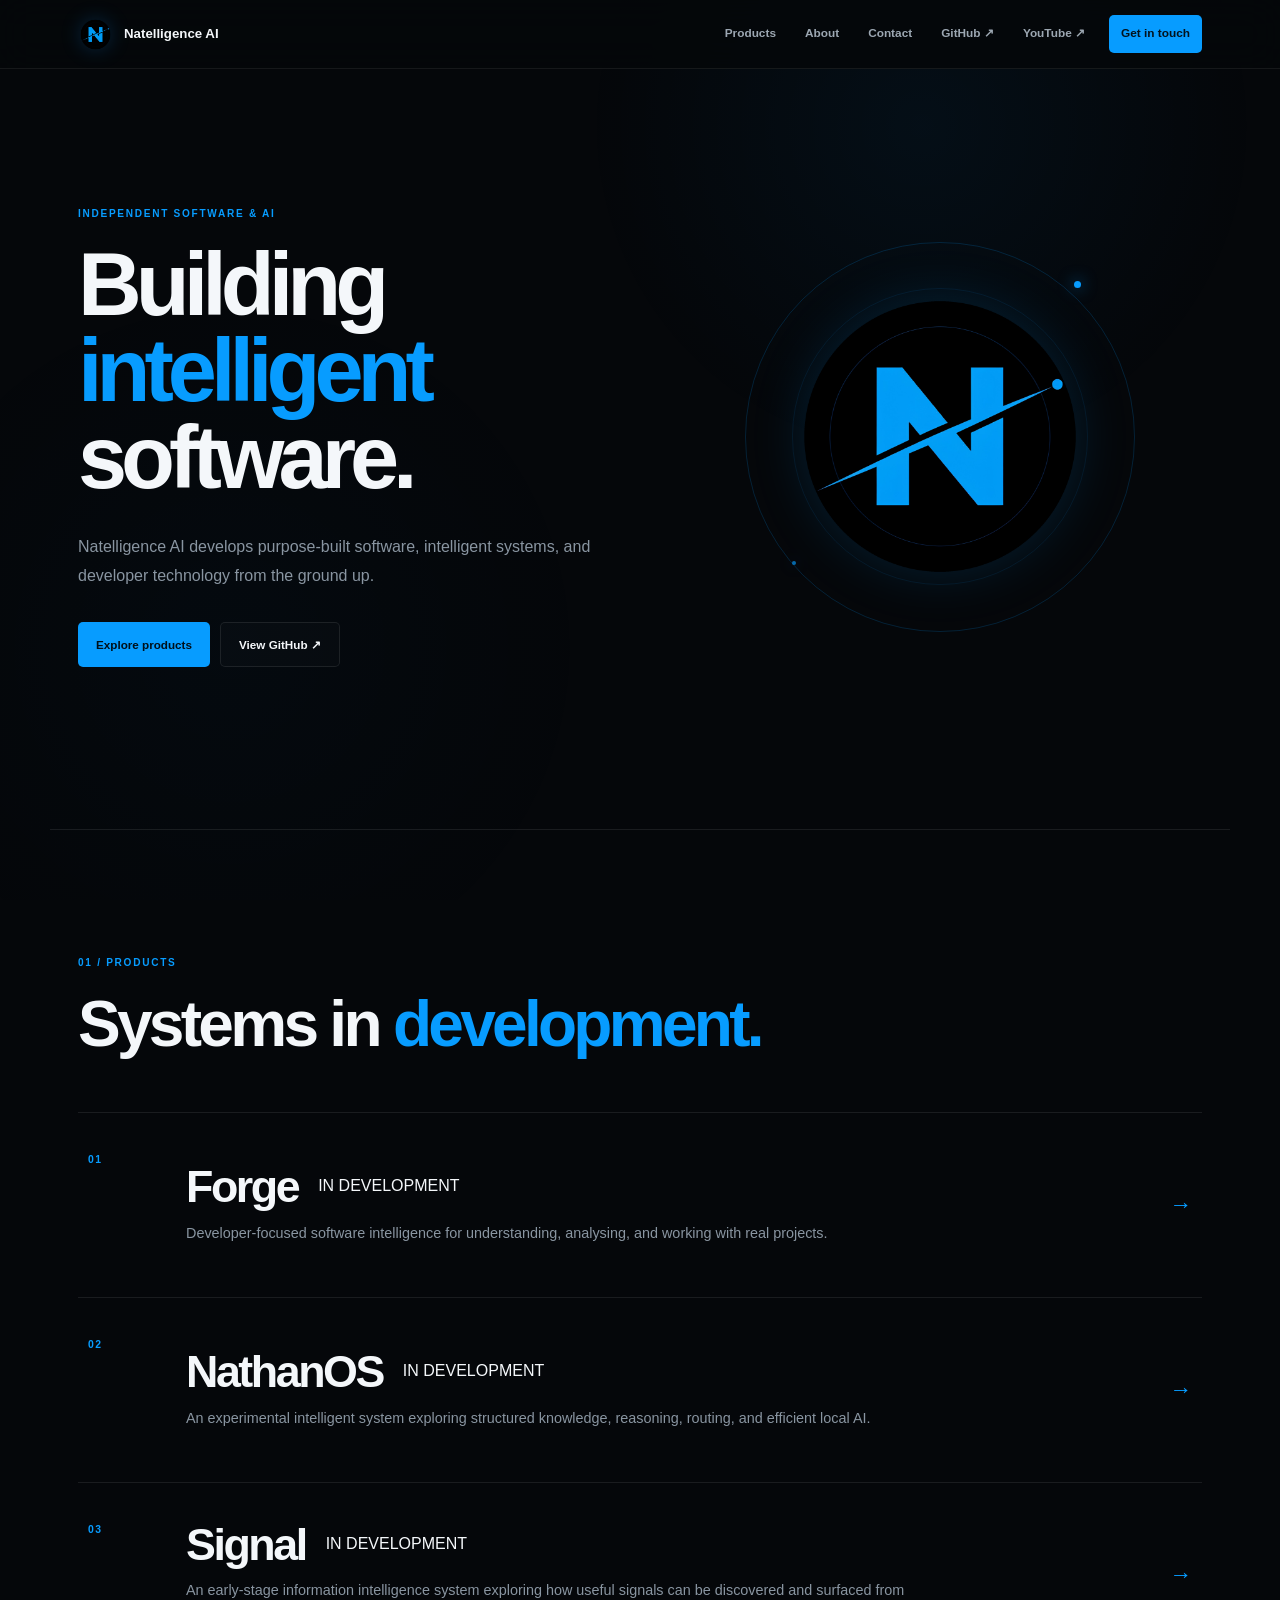
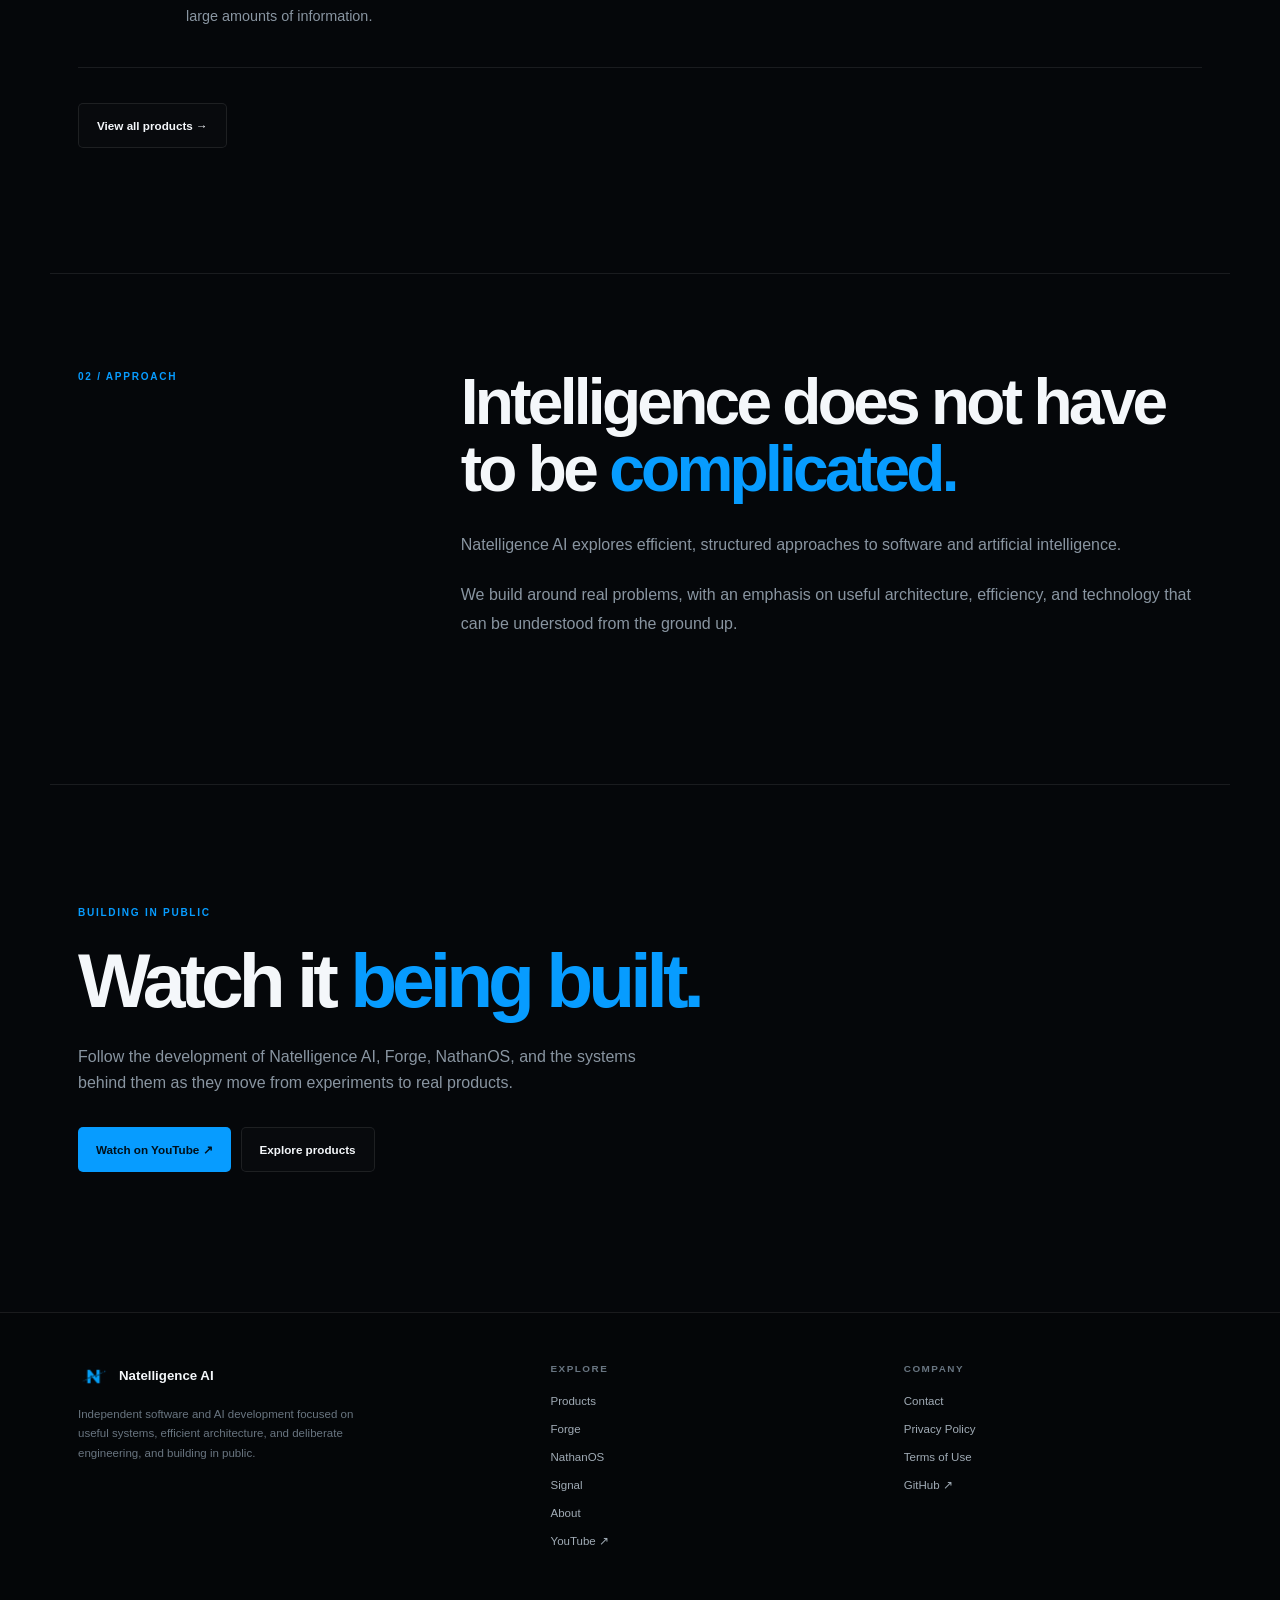
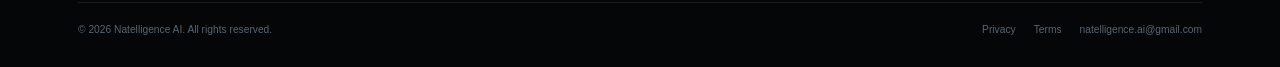
<file: index.html>
<!doctype html>
<html lang="en-NZ">
<head>
<meta charset="utf-8">
<meta name="viewport" content="width=device-width, initial-scale=1">
<meta name="description" content="Natelligence AI builds independent software and AI systems.">
<meta name="theme-color" content="#05070a">
<title>Home | Natelligence AI</title>
<link rel="stylesheet" href="style.css">
<link rel="icon" href="favicon.ico" sizes="any">
<link rel="icon" type="image/png" sizes="64x64" href="assets/favicon.png">
</head>

<body>

<header class="site-header">
<div class="header-inner">

<a class="brand" href="index.html">
<img class="brand-mark" src="assets/logo.png" alt="">
<span>Natelligence AI</span>
</a>

<nav class="nav" aria-label="Primary navigation">
<a href="products.html">Products</a>
<a href="about.html">About</a>
<a href="contact.html">Contact</a>
<a href="https://github.com/Natelligence-AI" target="_blank" rel="noopener">GitHub ↗</a>
<a href="https://www.youtube.com/@TheeNathanos" target="_blank" rel="noopener">YouTube ↗</a>
<a class="nav-cta" href="contact.html">Get in touch</a>
</nav>

</div>
</header>


<main>

<section class="hero container">

<div>

<div class="eyebrow">Independent software &amp; AI</div>

<h1>Building <span>intelligent</span> software.</h1>

<p class="lead">
Natelligence AI develops purpose-built software, intelligent systems, and developer technology from the ground up.
</p>

<div class="actions">

<a class="btn primary" href="products.html">
Explore products
</a>

<a class="btn secondary" href="https://github.com/Natelligence-AI" target="_blank" rel="noopener">
View GitHub ↗
</a>

</div>

</div>


<div class="visual" aria-hidden="true">

<div class="logo-wrap">

<div class="logo-glow"></div>

<div class="ring one"></div>
<div class="ring two"></div>
<div class="ring three"></div>

<div class="orbit one"></div>
<div class="orbit two"></div>

<img class="logo" src="assets/logo.png" alt="">

</div>

</div>

</section>


<div class="rule"></div>


<section class="section container">

<div class="section-head">

<div class="eyebrow">01 / Products</div>

<h2>
Systems in <span class="accent">development.</span>
</h2>

</div>


<div class="home-products">


<a class="home-product" href="forge.html">

<div class="home-product-number">
01
</div>

<div class="home-product-main">

<div class="home-product-top">

<h3>Forge</h3>

<span class="status">
IN DEVELOPMENT
</span>

</div>

<p>
Developer-focused software intelligence for understanding, analysing, and working with real projects.
</p>

</div>

<div class="home-product-arrow">
→
</div>

</a>


<a class="home-product" href="nathanos.html">

<div class="home-product-number">
02
</div>

<div class="home-product-main">

<div class="home-product-top">

<h3>NathanOS</h3>

<span class="status">
IN DEVELOPMENT
</span>

</div>

<p>
An experimental intelligent system exploring structured knowledge, reasoning, routing, and efficient local AI.
</p>

</div>

<div class="home-product-arrow">
→
</div>

</a>


<a class="home-product" href="signal.html">

<div class="home-product-number">
03
</div>

<div class="home-product-main">

<div class="home-product-top">

<h3>Signal</h3>

<span class="status">
IN DEVELOPMENT
</span>

</div>

<p>
An early-stage information intelligence system exploring how useful signals can be discovered and surfaced from large amounts of information.
</p>

</div>

<div class="home-product-arrow">
→
</div>

</a>


</div>


<div class="product-overview-link">

<a class="btn secondary" href="products.html">
View all products →
</a>

</div>

</section>


<section class="section split container">

<div>

<div class="eyebrow">
02 / Approach
</div>

</div>


<div class="prose">

<h2>
Intelligence does not have to be <span class="accent">complicated.</span>
</h2>

<p>
Natelligence AI explores efficient, structured approaches to software and artificial intelligence.
</p>

<p>
We build around real problems, with an emphasis on useful architecture, efficiency, and technology that can be understood from the ground up.
</p>

</div>

</section>


<section class="build">
    <div class="eyebrow">Building in public</div>
    <h2>Watch it <span class="accent">being built.</span></h2>
    <p>
        Follow the development of Natelligence AI, Forge, NathanOS, and the
        systems behind them as they move from experiments to real products.
    </p>
    <div class="actions">
        <a class="btn primary" href="https://www.youtube.com/@TheeNathanos" target="_blank" rel="noopener">
            Watch on YouTube ↗
        </a>
        <a class="btn secondary" href="products.html">
            Explore products
        </a>
    </div>
</section>

</main>


<footer class="site-footer">

<div class="footer-inner">

<div class="footer-main">

<div>

<div class="footer-brand">
<img class="footer-logo" src="assets/logo.png" alt="">
<span>Natelligence AI</span>
</div>

<p class="footer-desc">
Independent software and AI development focused on useful systems, efficient architecture, and deliberate engineering, and building in public.
</p>

</div>


<div class="footer-col">

<h4>EXPLORE</h4>

<a href="products.html">Products</a>
<a href="forge.html">Forge</a>
<a href="nathanos.html">NathanOS</a>
<a href="signal.html">Signal</a>
<a href="about.html">About</a>
<a href="https://www.youtube.com/@TheeNathanos" target="_blank" rel="noopener">YouTube ↗</a>

</div>


<div class="footer-col">

<h4>COMPANY</h4>

<a href="contact.html">Contact</a>
<a href="privacy.html">Privacy Policy</a>
<a href="terms.html">Terms of Use</a>
<a href="https://github.com/Natelligence-AI" target="_blank" rel="noopener">GitHub ↗</a>

</div>

</div>


<div class="footer-bottom">

<span>
© 2026 Natelligence AI. All rights reserved.
</span>

<div class="legal-links">

<a href="privacy.html">Privacy</a>
<a href="terms.html">Terms</a>
<a href="contact.html">natelligence.ai@gmail.com</a>

</div>

</div>

</div>

</footer>

</body>
</html>
</file>
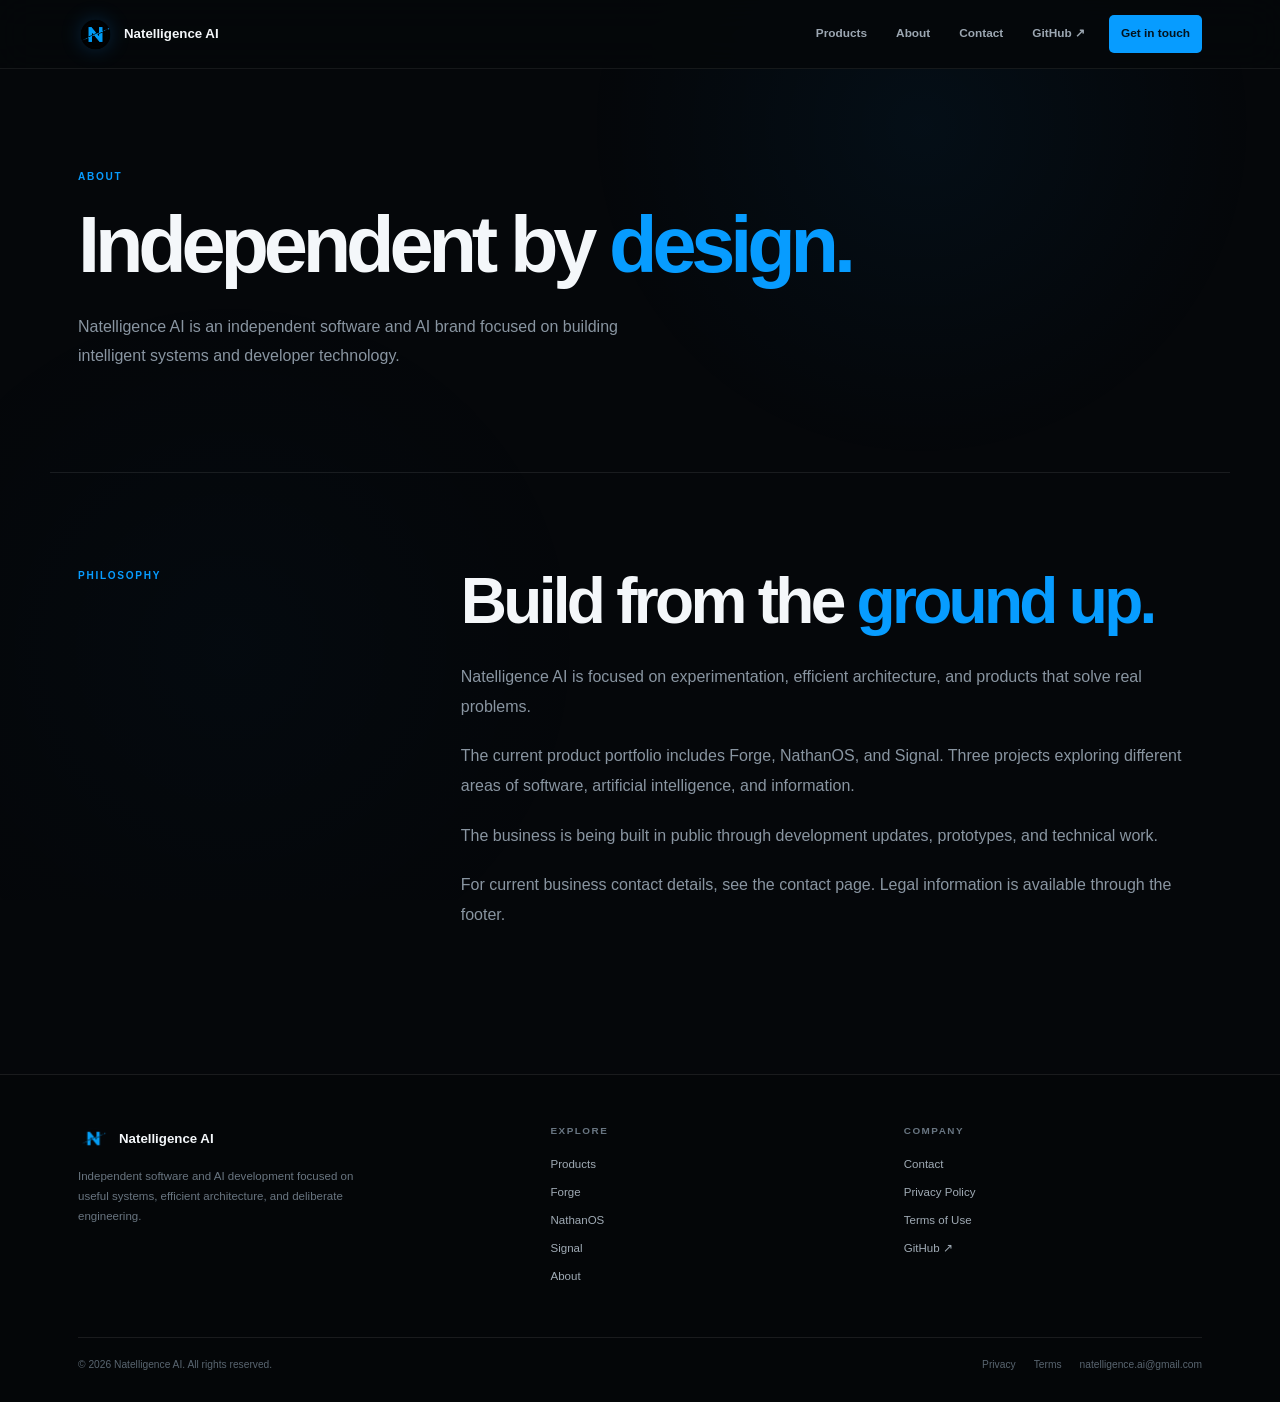
<file: about.html>
<!doctype html>
<html lang="en-NZ">
<head>
<meta charset="utf-8">
<meta name="viewport" content="width=device-width, initial-scale=1">
<meta name="description" content="About Natelligence AI, an independent software and AI development brand.">
<meta name="theme-color" content="#05070a">
<title>About | Natelligence AI</title>
<link rel="stylesheet" href="style.css">
<link rel="icon" href="favicon.ico" sizes="any">
<link rel="icon" type="image/png" sizes="64x64" href="assets/favicon.png">
</head>

<body>

<header class="site-header">
<div class="header-inner">

<a class="brand" href="index.html">
<img class="brand-mark" src="assets/logo.png" alt="">
<span>Natelligence AI</span>
</a>

<nav class="nav" aria-label="Primary navigation">
<a href="products.html">Products</a>
<a href="about.html">About</a>
<a href="contact.html">Contact</a>
<a href="https://github.com/Natelligence-AI" target="_blank" rel="noopener">GitHub ↗</a>
<a class="nav-cta" href="contact.html">Get in touch</a>
</nav>

</div>
</header>


<main>

<section class="page-hero container">

<div class="eyebrow">
About
</div>

<h1>
Independent by <span class="accent">design.</span>
</h1>

<p class="lead">
Natelligence AI is an independent software and AI brand focused on building intelligent systems and developer technology.
</p>

</section>


<section class="section split container">

<div>

<div class="eyebrow">
Philosophy
</div>

</div>


<div class="prose">

<h2>
Build from the <span class="accent">ground up.</span>
</h2>

<p>
Natelligence AI is focused on experimentation, efficient architecture, and products that solve real problems.
</p>

<p>
The current product portfolio includes Forge, NathanOS, and Signal. Three projects exploring different areas of software, artificial intelligence, and information.
</p>

<p>
The business is being built in public through development updates, prototypes, and technical work.
</p>

<p>
For current business contact details, see the contact page. Legal information is available through the footer.
</p>

</div>

</section>

</main>


<footer class="site-footer">

<div class="footer-inner">

<div class="footer-main">

<div>

<div class="footer-brand">
<img class="footer-logo" src="assets/logo.png" alt="">
<span>Natelligence AI</span>
</div>

<p class="footer-desc">
Independent software and AI development focused on useful systems, efficient architecture, and deliberate engineering.
</p>

</div>


<div class="footer-col">

<h4>EXPLORE</h4>

<a href="products.html">Products</a>
<a href="forge.html">Forge</a>
<a href="nathanos.html">NathanOS</a>
<a href="signal.html">Signal</a>
<a href="about.html">About</a>

</div>


<div class="footer-col">

<h4>COMPANY</h4>

<a href="contact.html">Contact</a>
<a href="privacy.html">Privacy Policy</a>
<a href="terms.html">Terms of Use</a>
<a href="https://github.com/Natelligence-AI" target="_blank" rel="noopener">GitHub ↗</a>

</div>

</div>


<div class="footer-bottom">

<span>
© 2026 Natelligence AI. All rights reserved.
</span>

<div class="legal-links">

<a href="privacy.html">Privacy</a>
<a href="terms.html">Terms</a>
<a href="contact.html">natelligence.ai@gmail.com</a>

</div>

</div>

</div>

</footer>

</body>
</html>
</file>
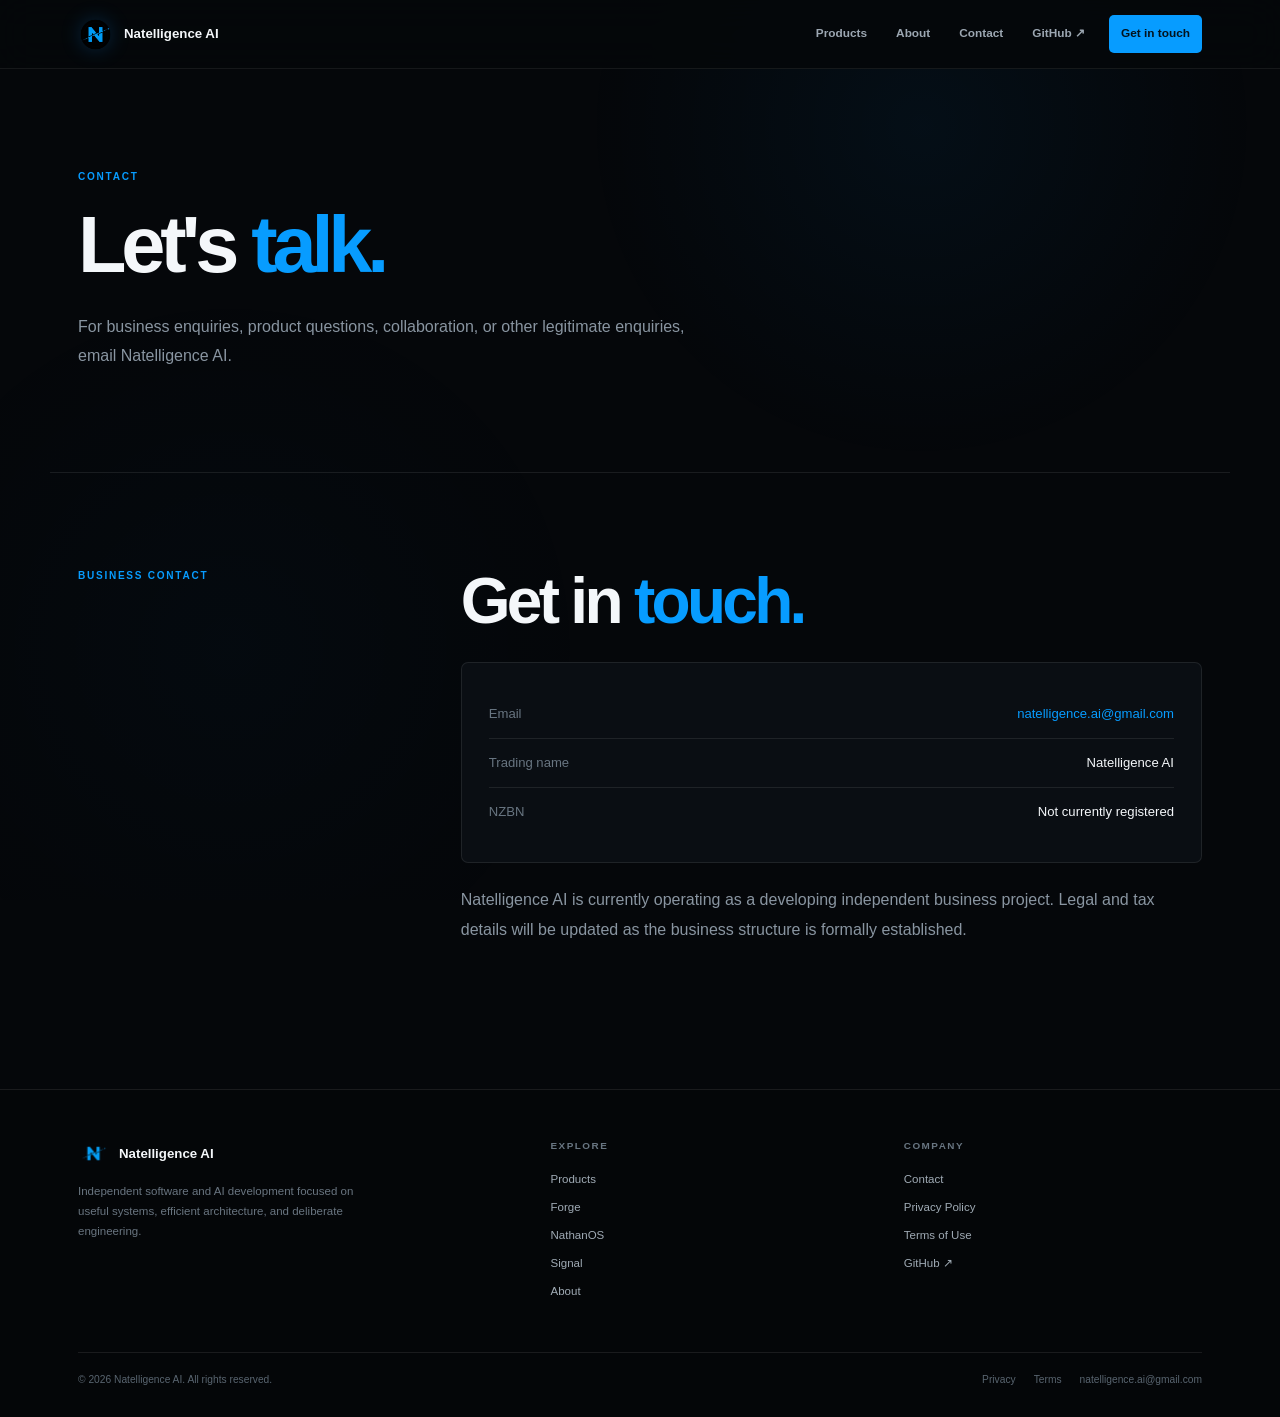
<file: contact.html>
<!doctype html>
<html lang="en-NZ">
<head>
<meta charset="utf-8">
<meta name="viewport" content="width=device-width, initial-scale=1">
<meta name="description" content="Contact Natelligence AI for business enquiries, product questions, collaboration, or other legitimate enquiries.">
<meta name="theme-color" content="#05070a">
<title>Contact | Natelligence AI</title>
<link rel="stylesheet" href="style.css">
<link rel="icon" href="favicon.ico" sizes="any">
<link rel="icon" type="image/png" sizes="64x64" href="assets/favicon.png">
</head>

<body>

<header class="site-header">
<div class="header-inner">

<a class="brand" href="index.html">
<img class="brand-mark" src="assets/logo.png" alt="">
<span>Natelligence AI</span>
</a>

<nav class="nav" aria-label="Primary navigation">
<a href="products.html">Products</a>
<a href="about.html">About</a>
<a href="contact.html">Contact</a>
<a href="https://github.com/Natelligence-AI" target="_blank" rel="noopener">GitHub ↗</a>
<a class="nav-cta" href="contact.html">Get in touch</a>
</nav>

</div>
</header>


<main>

<section class="page-hero container">

<div class="eyebrow">
Contact
</div>

<h1>
Let's <span class="accent">talk.</span>
</h1>

<p class="lead">
For business enquiries, product questions, collaboration, or other legitimate enquiries, email Natelligence AI.
</p>

</section>


<section class="section split container">

<div>

<div class="eyebrow">
Business contact
</div>

</div>


<div class="prose">

<h2>
Get in <span class="accent">touch.</span>
</h2>


<div class="contact-box">

<div class="contact-row">
<span>Email</span>
<span>
<a class="accent" href="mailto:natelligence.ai@gmail.com">
natelligence.ai@gmail.com
</a>
</span>
</div>


<div class="contact-row">
<span>Trading name</span>
<span>Natelligence AI</span>
</div>


<div class="contact-row">
<span>NZBN</span>
<span>Not currently registered</span>
</div>

</div>


<p style="margin-top:22px">
Natelligence AI is currently operating as a developing independent business project. Legal and tax details will be updated as the business structure is formally established.
</p>

</div>

</section>

</main>


<footer class="site-footer">

<div class="footer-inner">

<div class="footer-main">

<div>

<div class="footer-brand">
<img class="footer-logo" src="assets/logo.png" alt="">
<span>Natelligence AI</span>
</div>

<p class="footer-desc">
Independent software and AI development focused on useful systems, efficient architecture, and deliberate engineering.
</p>

</div>


<div class="footer-col">

<h4>EXPLORE</h4>

<a href="products.html">Products</a>
<a href="forge.html">Forge</a>
<a href="nathanos.html">NathanOS</a>
<a href="signal.html">Signal</a>
<a href="about.html">About</a>

</div>


<div class="footer-col">

<h4>COMPANY</h4>

<a href="contact.html">Contact</a>
<a href="privacy.html">Privacy Policy</a>
<a href="terms.html">Terms of Use</a>
<a href="https://github.com/Natelligence-AI" target="_blank" rel="noopener">GitHub ↗</a>

</div>

</div>


<div class="footer-bottom">

<span>
© 2026 Natelligence AI. All rights reserved.
</span>

<div class="legal-links">

<a href="privacy.html">Privacy</a>
<a href="terms.html">Terms</a>
<a href="contact.html">natelligence.ai@gmail.com</a>

</div>

</div>

</div>

</footer>

</body>
</html>
</file>
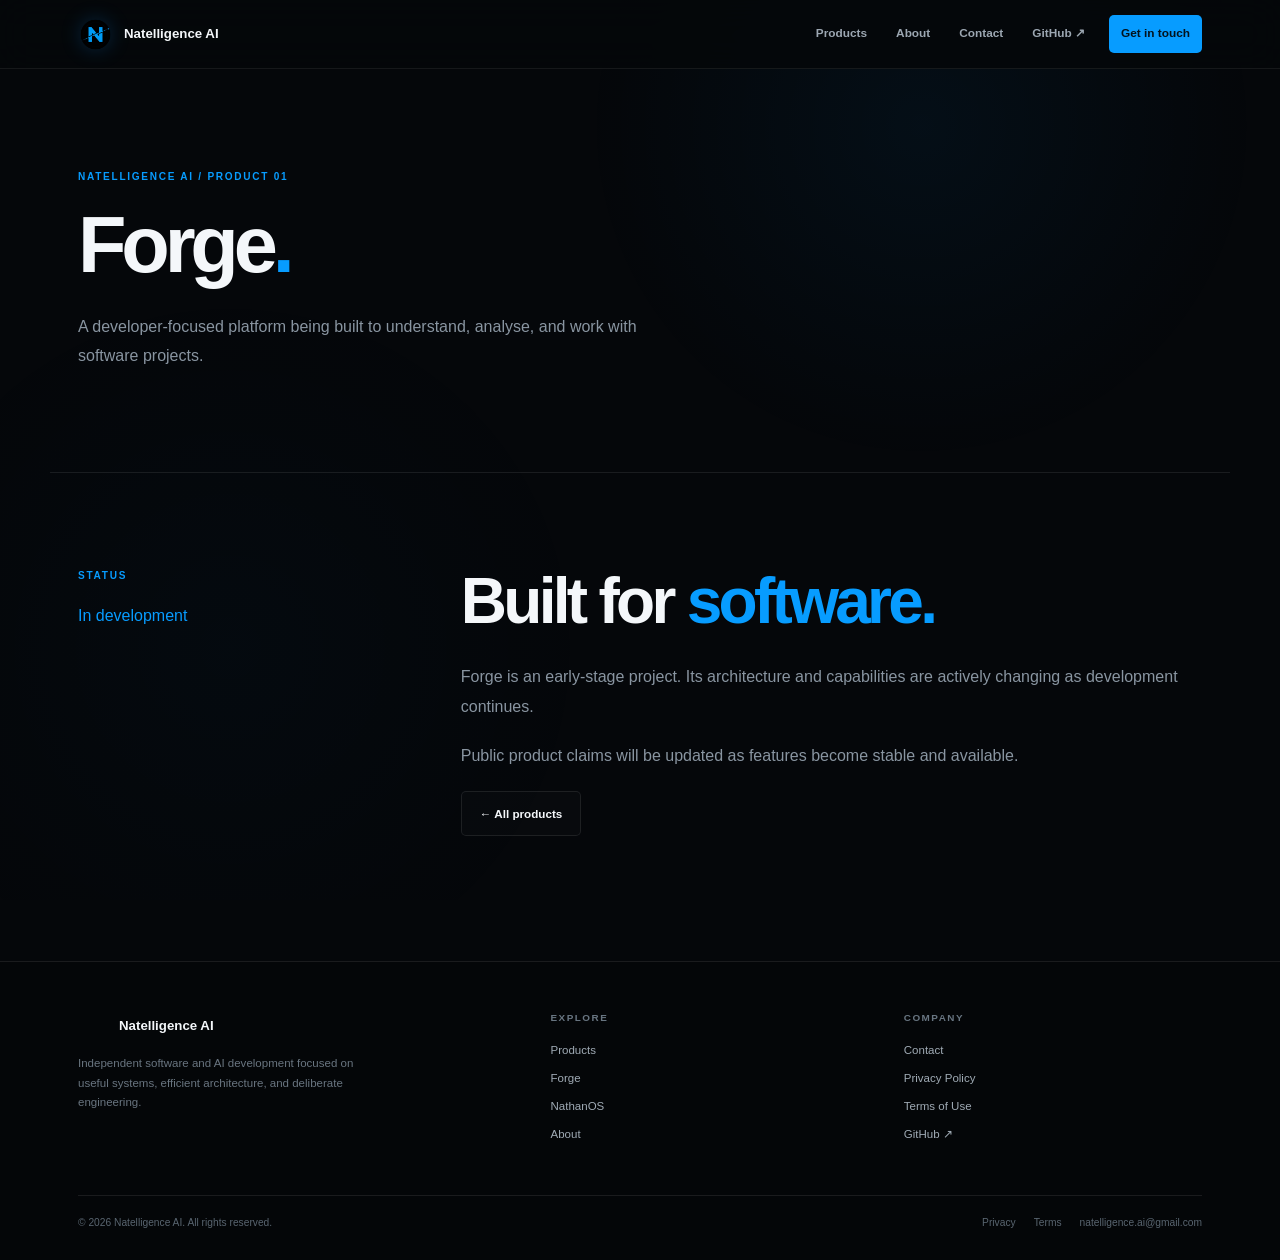
<file: forge.html>
<!doctype html><html lang="en-NZ"><head><meta charset="utf-8"><meta name="viewport" content="width=device-width, initial-scale=1"><meta name="description" content="Natelligence AI builds independent software and AI systems."><meta name="theme-color" content="#05070a"><title>Forge | Natelligence AI</title><link rel="stylesheet" href="style.css">    <link rel="icon" href="favicon.ico" sizes="any">
    <link rel="icon" type="image/png" sizes="64x64" href="assets/favicon.png">
</head><body>
<header class="site-header"><div class="header-inner"><a class="brand" href="index.html"><img class="brand-mark" src="assets/logo.png" alt=""><span>Natelligence AI</span></a><nav class="nav" aria-label="Primary navigation"><a href="products.html">Products</a><a href="about.html">About</a><a href="contact.html">Contact</a><a href="https://github.com/Natelligence-AI" target="_blank" rel="noopener">GitHub ↗</a><a class="nav-cta" href="contact.html">Get in touch</a></nav></div></header>
<main><section class="page-hero container"><div class="eyebrow">Natelligence AI / Product 01</div><h1>Forge<span class="accent">.</span></h1><p class="lead">A developer-focused platform being built to understand, analyse, and work with software projects.</p></section><section class="section split container"><div><div class="eyebrow">Status</div><p class="accent">In development</p></div><div class="prose"><h2>Built for <span class="accent">software.</span></h2><p>Forge is an early-stage project. Its architecture and capabilities are actively changing as development continues.</p><p>Public product claims will be updated as features become stable and available.</p><a class="btn secondary" href="products.html">← All products</a></div></section></main>
<footer class="site-footer"><div class="footer-inner"><div class="footer-main"><div><div class="footer-brand"><img class="footer-logo" src="assets/logo.png" alt=""><span>Natelligence AI</span></div><p class="footer-desc">Independent software and AI development focused on useful systems, efficient architecture, and deliberate engineering.</p></div><div class="footer-col"><h4>EXPLORE</h4><a href="products.html">Products</a><a href="forge.html">Forge</a><a href="nathanos.html">NathanOS</a><a href="about.html">About</a></div><div class="footer-col"><h4>COMPANY</h4><a href="contact.html">Contact</a><a href="privacy.html">Privacy Policy</a><a href="terms.html">Terms of Use</a><a href="https://github.com/Natelligence-AI" target="_blank" rel="noopener">GitHub ↗</a></div></div><div class="footer-bottom"><span>© 2026 Natelligence AI. All rights reserved.</span><div class="legal-links"><a href="privacy.html">Privacy</a><a href="terms.html">Terms</a><a href="contact.html">natelligence.ai@gmail.com</a></div></div></div></footer></body></html>
</file>
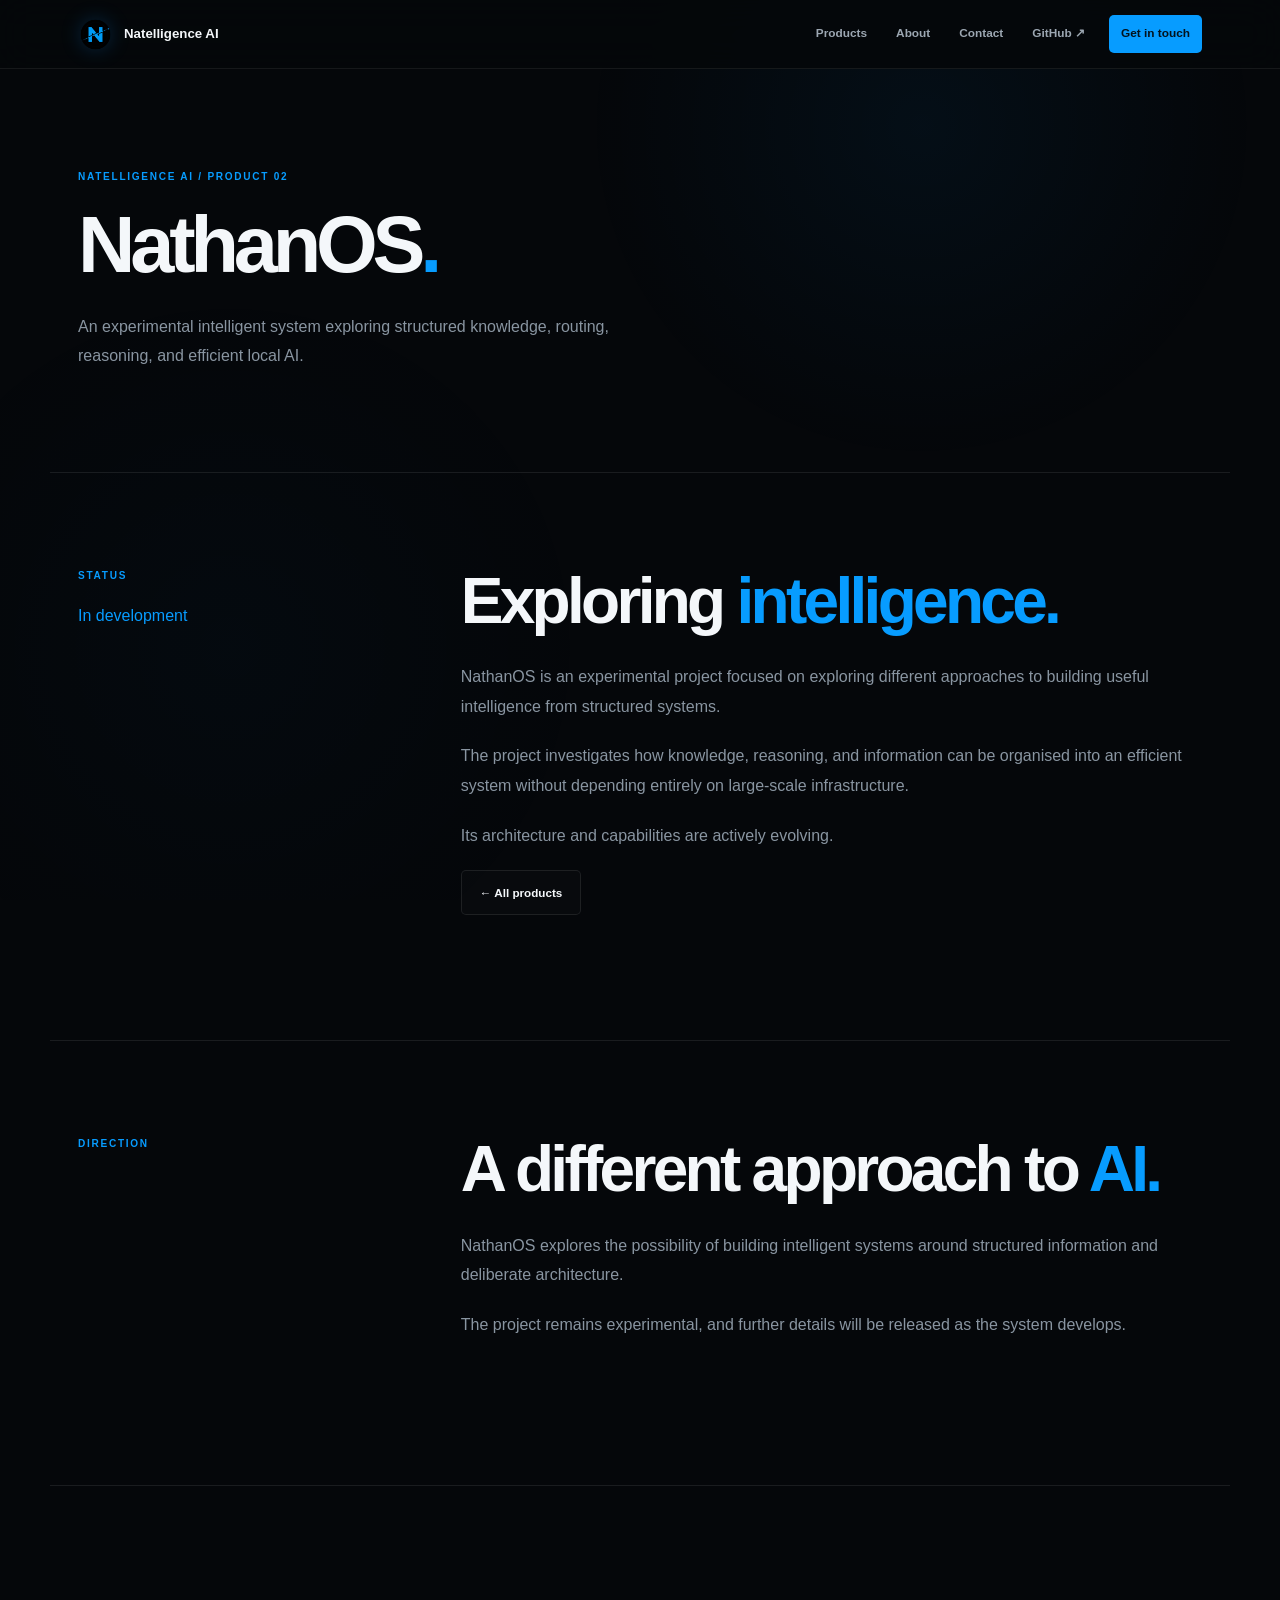
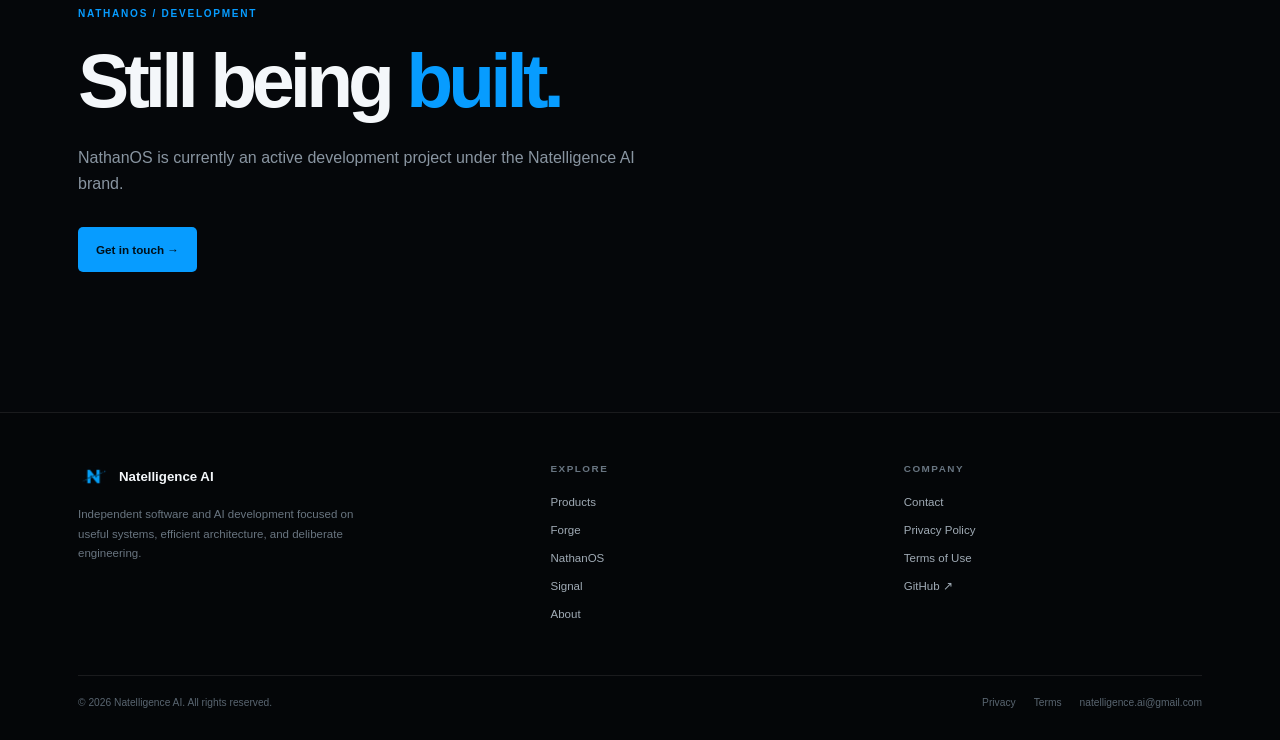
<file: nathanos.html>
<!doctype html>
<html lang="en-NZ">
<head>
<meta charset="utf-8">
<meta name="viewport" content="width=device-width, initial-scale=1">
<meta name="description" content="NathanOS is an experimental intelligent system being developed by Natelligence AI.">
<meta name="theme-color" content="#05070a">
<title>NathanOS | Natelligence AI</title>
<link rel="stylesheet" href="style.css">
<link rel="icon" href="favicon.ico" sizes="any">
<link rel="icon" type="image/png" sizes="64x64" href="assets/favicon.png">
</head>

<body>

<header class="site-header">
<div class="header-inner">

<a class="brand" href="index.html">
<img class="brand-mark" src="assets/logo.png" alt="">
<span>Natelligence AI</span>
</a>

<nav class="nav" aria-label="Primary navigation">
<a href="products.html">Products</a>
<a href="about.html">About</a>
<a href="contact.html">Contact</a>
<a href="https://github.com/Natelligence-AI" target="_blank" rel="noopener">GitHub ↗</a>
<a class="nav-cta" href="contact.html">Get in touch</a>
</nav>

</div>
</header>


<main>

<section class="page-hero container">

<div class="eyebrow">
Natelligence AI / Product 02
</div>

<h1>
NathanOS<span class="accent">.</span>
</h1>

<p class="lead">
An experimental intelligent system exploring structured knowledge, routing, reasoning, and efficient local AI.
</p>

</section>


<section class="section split container">

<div>

<div class="eyebrow">
Status
</div>

<p class="accent">
In development
</p>

</div>


<div class="prose">

<h2>
Exploring <span class="accent">intelligence.</span>
</h2>

<p>
NathanOS is an experimental project focused on exploring different approaches to building useful intelligence from structured systems.
</p>

<p>
The project investigates how knowledge, reasoning, and information can be organised into an efficient system without depending entirely on large-scale infrastructure.
</p>

<p>
Its architecture and capabilities are actively evolving.
</p>

<a class="btn secondary" href="products.html">
← All products
</a>

</div>

</section>


<section class="section split container">

<div>

<div class="eyebrow">
Direction
</div>

</div>


<div class="prose">

<h2>
A different approach to <span class="accent">AI.</span>
</h2>

<p>
NathanOS explores the possibility of building intelligent systems around structured information and deliberate architecture.
</p>

<p>
The project remains experimental, and further details will be released as the system develops.
</p>

</div>

</section>


<section class="build">

<div class="eyebrow">
NathanOS / Development
</div>

<h2>
Still being <span class="accent">built.</span>
</h2>

<p>
NathanOS is currently an active development project under the Natelligence AI brand.
</p>

<a class="btn primary" href="contact.html">
Get in touch →
</a>

</section>

</main>


<footer class="site-footer">

<div class="footer-inner">

<div class="footer-main">

<div>

<div class="footer-brand">
<img class="footer-logo" src="assets/logo.png" alt="">
<span>Natelligence AI</span>
</div>

<p class="footer-desc">
Independent software and AI development focused on useful systems, efficient architecture, and deliberate engineering.
</p>

</div>


<div class="footer-col">

<h4>EXPLORE</h4>

<a href="products.html">Products</a>
<a href="forge.html">Forge</a>
<a href="nathanos.html">NathanOS</a>
<a href="signal.html">Signal</a>
<a href="about.html">About</a>

</div>


<div class="footer-col">

<h4>COMPANY</h4>

<a href="contact.html">Contact</a>
<a href="privacy.html">Privacy Policy</a>
<a href="terms.html">Terms of Use</a>
<a href="https://github.com/Natelligence-AI" target="_blank" rel="noopener">GitHub ↗</a>

</div>

</div>


<div class="footer-bottom">

<span>
© 2026 Natelligence AI. All rights reserved.
</span>

<div class="legal-links">

<a href="privacy.html">Privacy</a>
<a href="terms.html">Terms</a>
<a href="contact.html">natelligence.ai@gmail.com</a>

</div>

</div>

</div>

</footer>

</body>
</html>
</file>
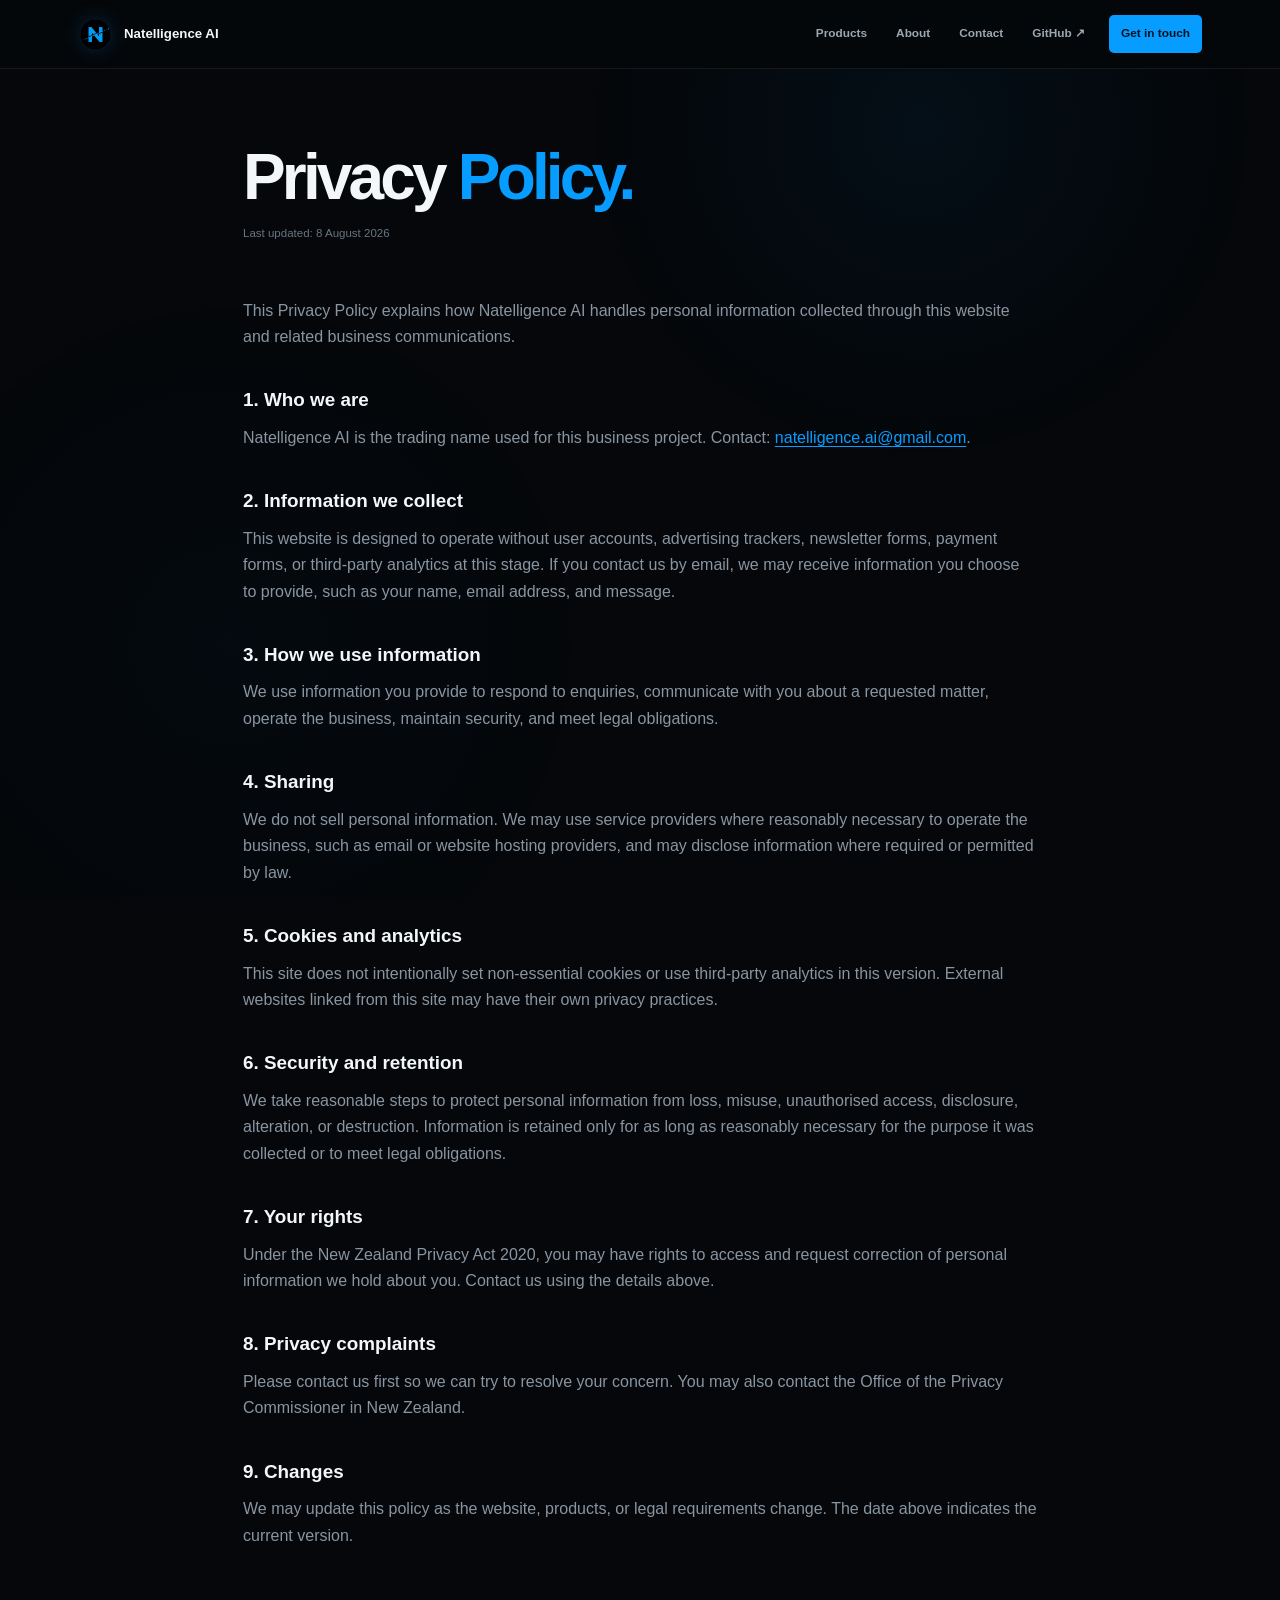
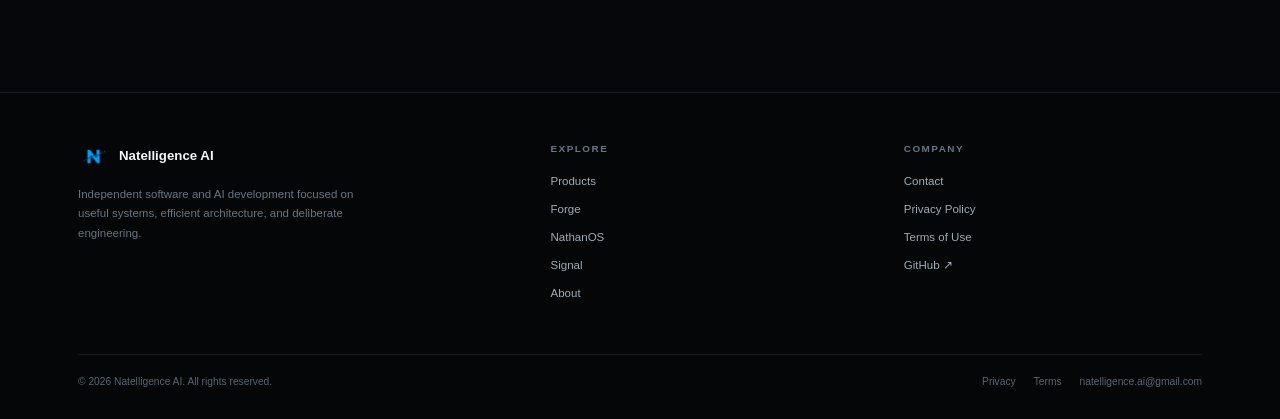
<file: privacy.html>
<!doctype html>
<html lang="en-NZ">
<head>
<meta charset="utf-8">
<meta name="viewport" content="width=device-width, initial-scale=1">
<meta name="description" content="Natelligence AI privacy policy.">
<meta name="theme-color" content="#05070a">
<title>Privacy Policy | Natelligence AI</title>
<link rel="stylesheet" href="style.css">
<link rel="icon" href="favicon.ico" sizes="any">
<link rel="icon" type="image/png" sizes="64x64" href="assets/favicon.png">
</head>

<body>

<header class="site-header">
<div class="header-inner">

<a class="brand" href="index.html">
<img class="brand-mark" src="assets/logo.png" alt="">
<span>Natelligence AI</span>
</a>

<nav class="nav" aria-label="Primary navigation">
<a href="products.html">Products</a>
<a href="about.html">About</a>
<a href="contact.html">Contact</a>
<a href="https://github.com/Natelligence-AI" target="_blank" rel="noopener">GitHub ↗</a>
<a class="nav-cta" href="contact.html">Get in touch</a>
</nav>

</div>
</header>


<main>

<section class="legal">

<h1>
Privacy <span class="accent">Policy.</span>
</h1>

<div class="updated">
Last updated: 8 August 2026
</div>


<p>
This Privacy Policy explains how Natelligence AI handles personal information collected through this website and related business communications.
</p>


<h2>1. Who we are</h2>

<p>
Natelligence AI is the trading name used for this business project. Contact:
<a href="mailto:natelligence.ai@gmail.com">natelligence.ai@gmail.com</a>.
</p>


<h2>2. Information we collect</h2>

<p>
This website is designed to operate without user accounts, advertising trackers, newsletter forms, payment forms, or third-party analytics at this stage. If you contact us by email, we may receive information you choose to provide, such as your name, email address, and message.
</p>


<h2>3. How we use information</h2>

<p>
We use information you provide to respond to enquiries, communicate with you about a requested matter, operate the business, maintain security, and meet legal obligations.
</p>


<h2>4. Sharing</h2>

<p>
We do not sell personal information. We may use service providers where reasonably necessary to operate the business, such as email or website hosting providers, and may disclose information where required or permitted by law.
</p>


<h2>5. Cookies and analytics</h2>

<p>
This site does not intentionally set non-essential cookies or use third-party analytics in this version. External websites linked from this site may have their own privacy practices.
</p>


<h2>6. Security and retention</h2>

<p>
We take reasonable steps to protect personal information from loss, misuse, unauthorised access, disclosure, alteration, or destruction. Information is retained only for as long as reasonably necessary for the purpose it was collected or to meet legal obligations.
</p>


<h2>7. Your rights</h2>

<p>
Under the New Zealand Privacy Act 2020, you may have rights to access and request correction of personal information we hold about you. Contact us using the details above.
</p>


<h2>8. Privacy complaints</h2>

<p>
Please contact us first so we can try to resolve your concern. You may also contact the Office of the Privacy Commissioner in New Zealand.
</p>


<h2>9. Changes</h2>

<p>
We may update this policy as the website, products, or legal requirements change. The date above indicates the current version.
</p>

</section>

</main>


<footer class="site-footer">

<div class="footer-inner">

<div class="footer-main">

<div>

<div class="footer-brand">
<img class="footer-logo" src="assets/logo.png" alt="">
<span>Natelligence AI</span>
</div>

<p class="footer-desc">
Independent software and AI development focused on useful systems, efficient architecture, and deliberate engineering.
</p>

</div>


<div class="footer-col">

<h4>EXPLORE</h4>

<a href="products.html">Products</a>
<a href="forge.html">Forge</a>
<a href="nathanos.html">NathanOS</a>
<a href="signal.html">Signal</a>
<a href="about.html">About</a>

</div>


<div class="footer-col">

<h4>COMPANY</h4>

<a href="contact.html">Contact</a>
<a href="privacy.html">Privacy Policy</a>
<a href="terms.html">Terms of Use</a>
<a href="https://github.com/Natelligence-AI" target="_blank" rel="noopener">GitHub ↗</a>

</div>

</div>


<div class="footer-bottom">

<span>
© 2026 Natelligence AI. All rights reserved.
</span>

<div class="legal-links">

<a href="privacy.html">Privacy</a>
<a href="terms.html">Terms</a>
<a href="contact.html">natelligence.ai@gmail.com</a>

</div>

</div>

</div>

</footer>

</body>
</html>
</file>
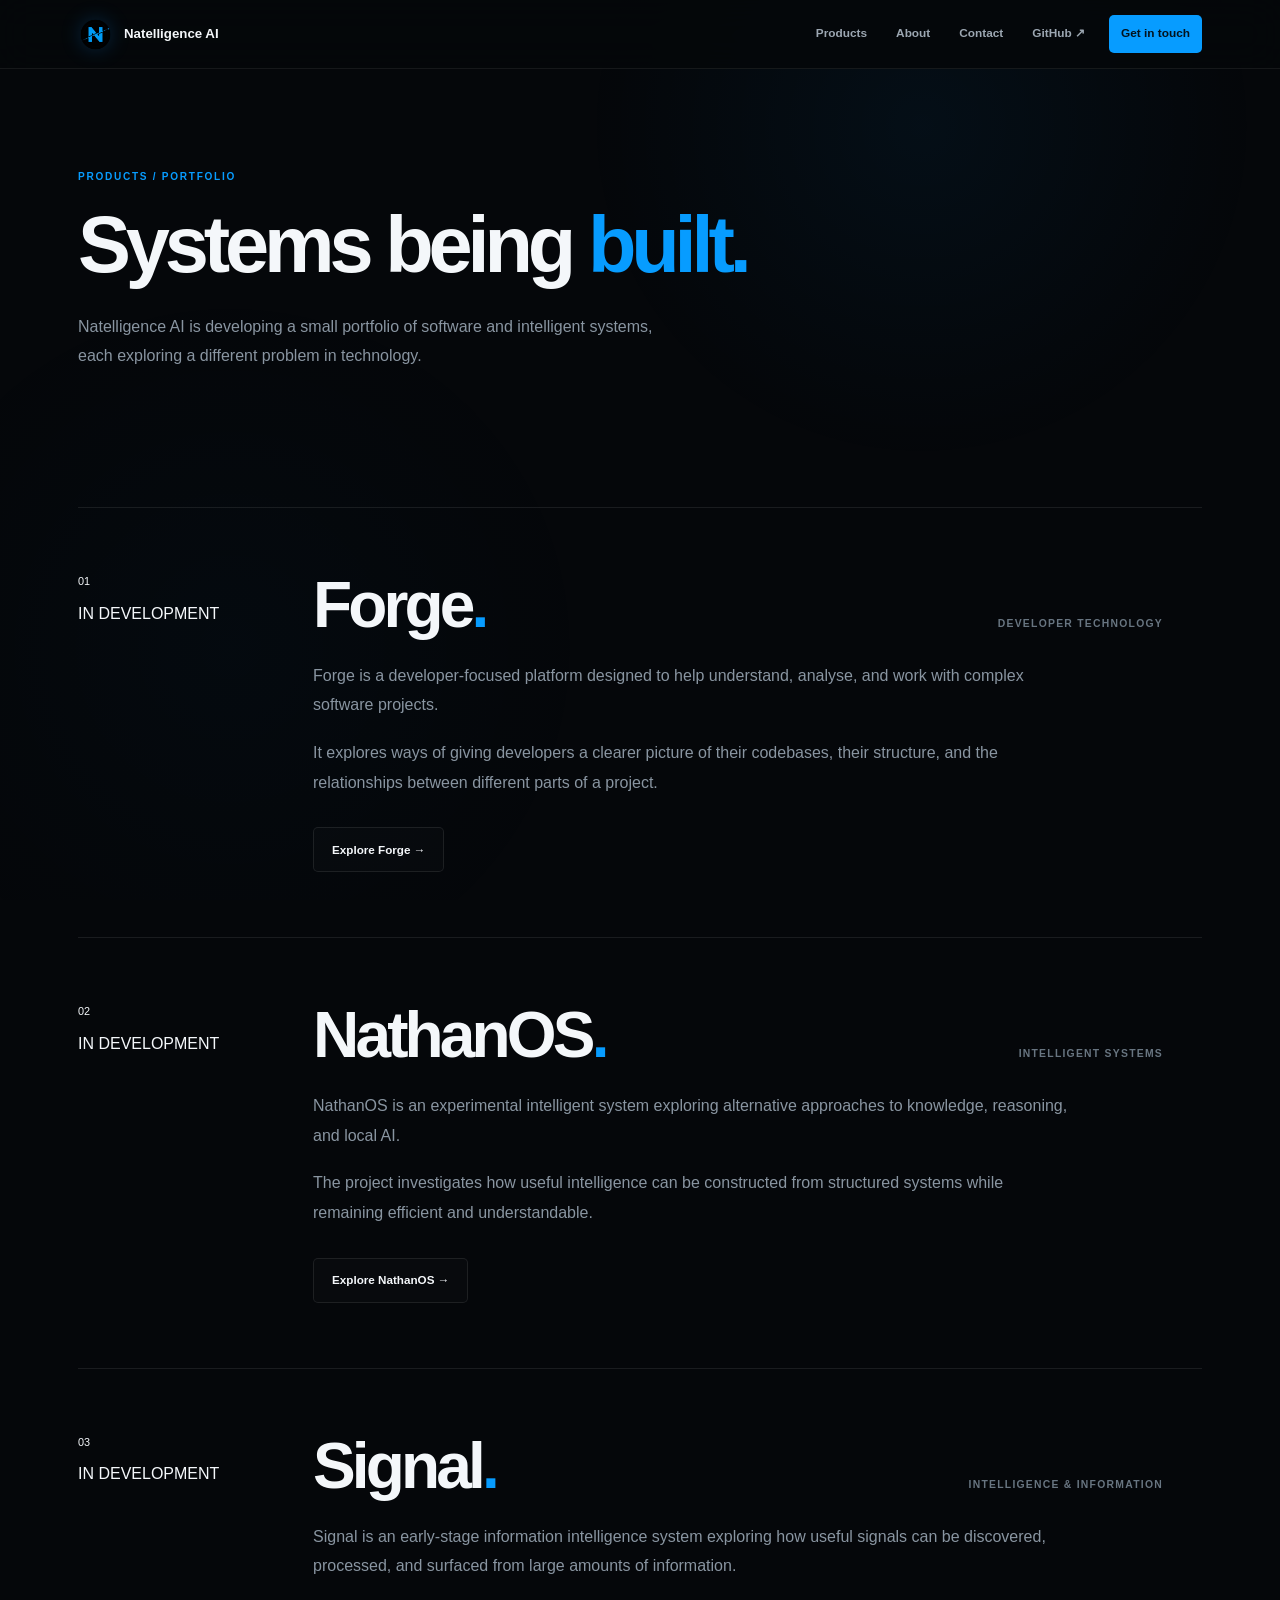
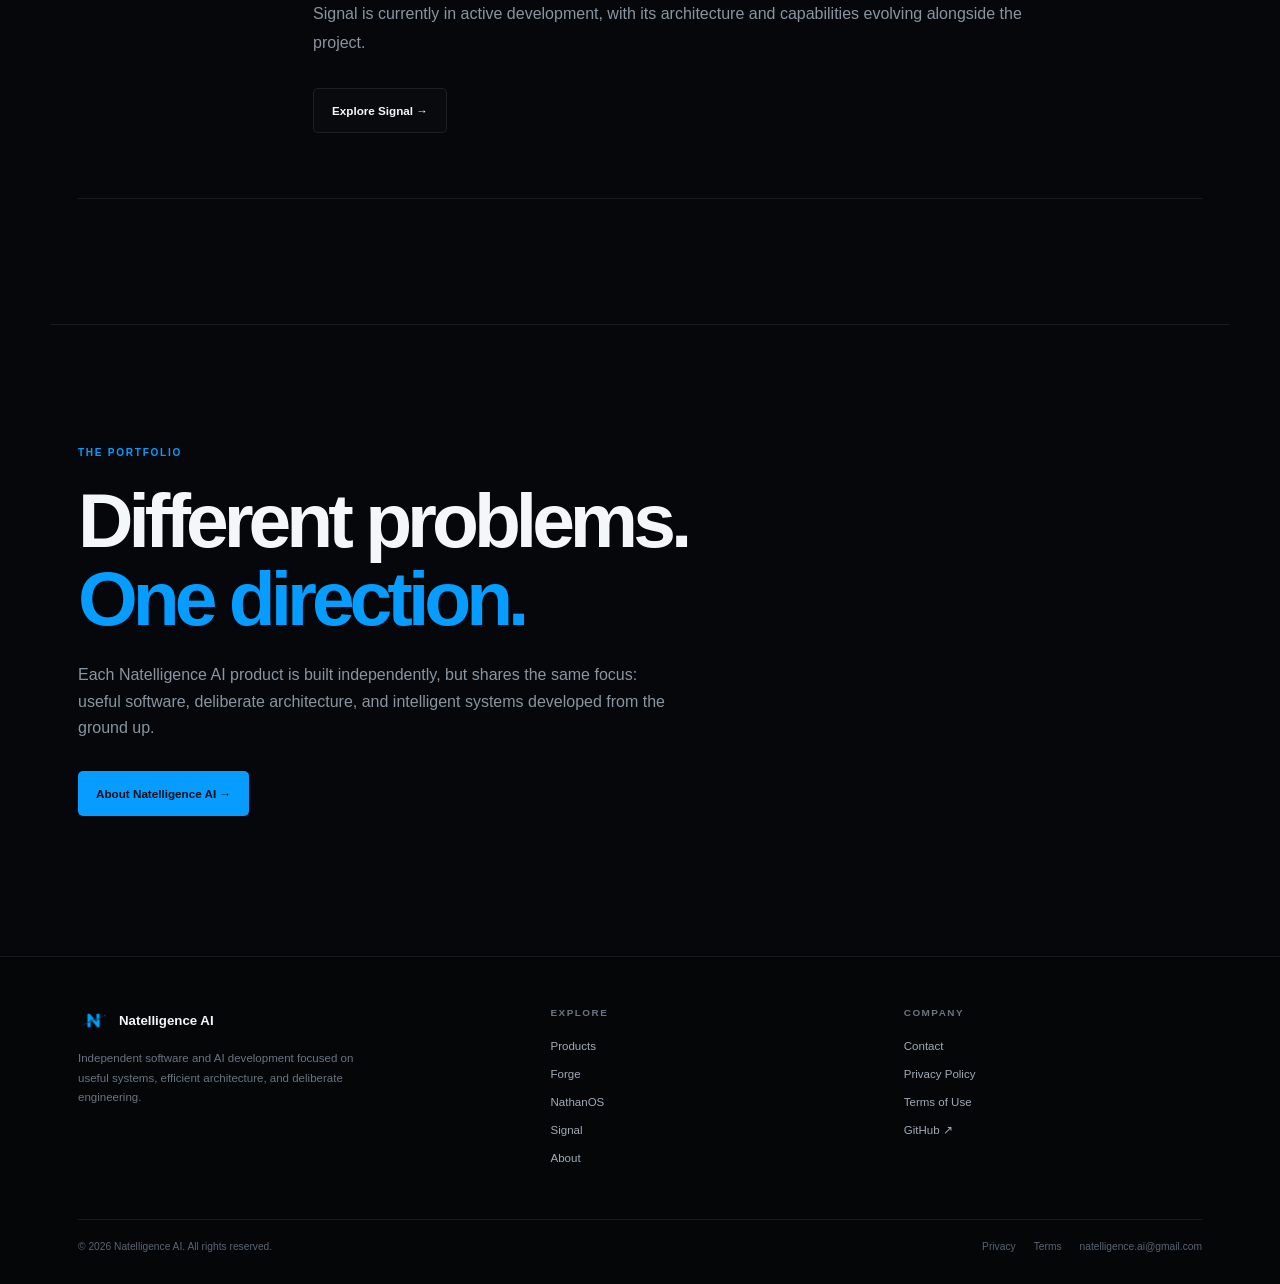
<file: products.html>
<!doctype html>
<html lang="en-NZ">
<head>
<meta charset="utf-8">
<meta name="viewport" content="width=device-width, initial-scale=1">
<meta name="description" content="Explore the software and AI products being developed by Natelligence AI.">
<meta name="theme-color" content="#05070a">
<title>Products | Natelligence AI</title>
<link rel="stylesheet" href="style.css">
<link rel="icon" href="favicon.ico" sizes="any">
<link rel="icon" type="image/png" sizes="64x64" href="assets/favicon.png">
</head>

<body>

<header class="site-header">
<div class="header-inner">

<a class="brand" href="index.html">
<img class="brand-mark" src="assets/logo.png" alt="">
<span>Natelligence AI</span>
</a>

<nav class="nav" aria-label="Primary navigation">
<a href="products.html">Products</a>
<a href="about.html">About</a>
<a href="contact.html">Contact</a>
<a href="https://github.com/Natelligence-AI" target="_blank" rel="noopener">GitHub ↗</a>
<a class="nav-cta" href="contact.html">Get in touch</a>
</nav>

</div>
</header>


<main>

<section class="page-hero container">

<div class="eyebrow">
Products / Portfolio
</div>

<h1>
Systems being <span class="accent">built.</span>
</h1>

<p class="lead">
Natelligence AI is developing a small portfolio of software and intelligent systems, each exploring a different problem in technology.
</p>

</section>


<section class="section product-directory container">


<div class="product-entry">

<div class="product-meta">

<span class="number">
01
</span>

<span class="status">
IN DEVELOPMENT
</span>

</div>


<div class="product-content">

<div class="product-heading">

<h2>
Forge<span class="accent">.</span>
</h2>

<span class="product-label">
Developer technology
</span>

</div>

<p>
Forge is a developer-focused platform designed to help understand, analyse, and work with complex software projects.
</p>

<p>
It explores ways of giving developers a clearer picture of their codebases, their structure, and the relationships between different parts of a project.
</p>

<div class="product-actions">

<a class="btn secondary" href="forge.html">
Explore Forge →
</a>

</div>

</div>

</div>


<div class="product-entry">

<div class="product-meta">

<span class="number">
02
</span>

<span class="status">
IN DEVELOPMENT
</span>

</div>


<div class="product-content">

<div class="product-heading">

<h2>
NathanOS<span class="accent">.</span>
</h2>

<span class="product-label">
Intelligent systems
</span>

</div>

<p>
NathanOS is an experimental intelligent system exploring alternative approaches to knowledge, reasoning, and local AI.
</p>

<p>
The project investigates how useful intelligence can be constructed from structured systems while remaining efficient and understandable.
</p>

<div class="product-actions">

<a class="btn secondary" href="nathanos.html">
Explore NathanOS →
</a>

</div>

</div>

</div>


<div class="product-entry">

<div class="product-meta">

<span class="number">
03
</span>

<span class="status">
IN DEVELOPMENT
</span>

</div>


<div class="product-content">

<div class="product-heading">

<h2>
Signal<span class="accent">.</span>
</h2>

<span class="product-label">
Intelligence &amp; information
</span>

</div>

<p>
Signal is an early-stage information intelligence system exploring how useful signals can be discovered, processed, and surfaced from large amounts of information.
</p>

<p>
Signal is currently in active development, with its architecture and capabilities evolving alongside the project.
</p>

<div class="product-actions">

<a class="btn secondary" href="signal.html">
Explore Signal →
</a>

</div>

</div>

</div>


</section>


<section class="build">

<div class="eyebrow">
The portfolio
</div>

<h2>
Different problems.<br>
<span class="accent">One direction.</span>
</h2>

<p>
Each Natelligence AI product is built independently, but shares the same focus: useful software, deliberate architecture, and intelligent systems developed from the ground up.
</p>

<a class="btn primary" href="about.html">
About Natelligence AI →
</a>

</section>

</main>


<footer class="site-footer">

<div class="footer-inner">

<div class="footer-main">

<div>

<div class="footer-brand">
<img class="footer-logo" src="assets/logo.png" alt="">
<span>Natelligence AI</span>
</div>

<p class="footer-desc">
Independent software and AI development focused on useful systems, efficient architecture, and deliberate engineering.
</p>

</div>


<div class="footer-col">

<h4>EXPLORE</h4>

<a href="products.html">Products</a>
<a href="forge.html">Forge</a>
<a href="nathanos.html">NathanOS</a>
<a href="signal.html">Signal</a>
<a href="about.html">About</a>

</div>


<div class="footer-col">

<h4>COMPANY</h4>

<a href="contact.html">Contact</a>
<a href="privacy.html">Privacy Policy</a>
<a href="terms.html">Terms of Use</a>
<a href="https://github.com/Natelligence-AI" target="_blank" rel="noopener">GitHub ↗</a>

</div>

</div>


<div class="footer-bottom">

<span>
© 2026 Natelligence AI. All rights reserved.
</span>

<div class="legal-links">

<a href="privacy.html">Privacy</a>
<a href="terms.html">Terms</a>
<a href="contact.html">natelligence.ai@gmail.com</a>

</div>

</div>

</div>

</footer>

</body>
</html>
</file>
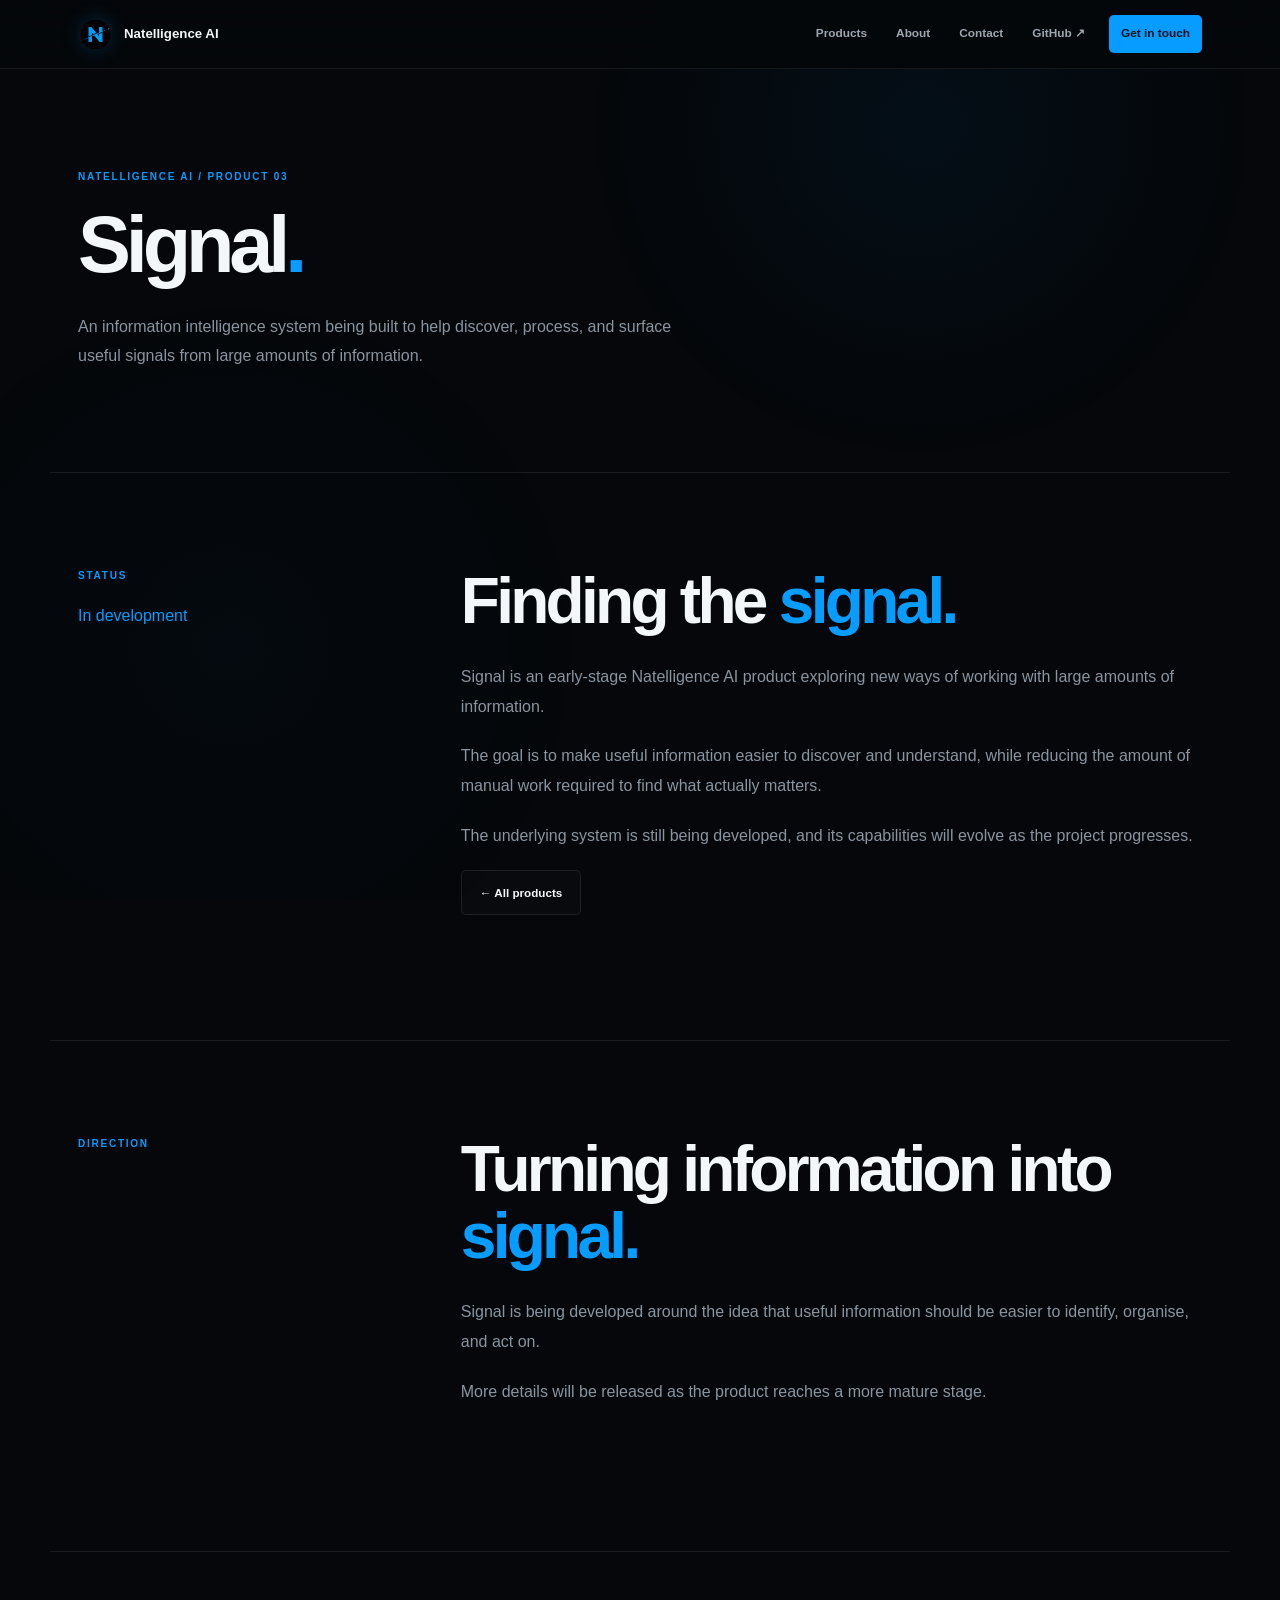
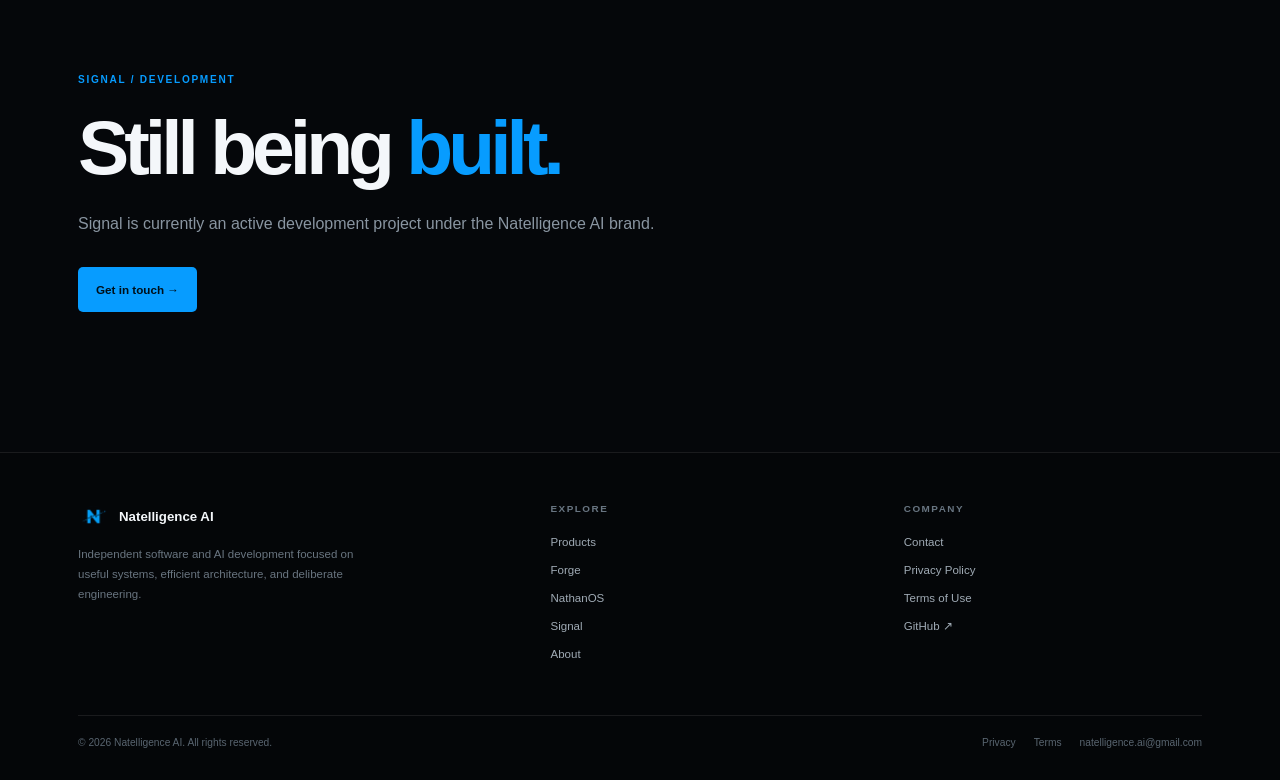
<file: signal.html>
<!doctype html>
<html lang="en-NZ">
<head>
<meta charset="utf-8">
<meta name="viewport" content="width=device-width, initial-scale=1">
<meta name="description" content="Signal is an information intelligence product being developed by Natelligence AI.">
<meta name="theme-color" content="#05070a">
<title>Signal | Natelligence AI</title>
<link rel="stylesheet" href="style.css">
<link rel="icon" href="favicon.ico" sizes="any">
<link rel="icon" type="image/png" sizes="64x64" href="assets/favicon.png">
</head>

<body>

<header class="site-header">
<div class="header-inner">

<a class="brand" href="index.html">
<img class="brand-mark" src="assets/logo.png" alt="">
<span>Natelligence AI</span>
</a>

<nav class="nav" aria-label="Primary navigation">
<a href="products.html">Products</a>
<a href="about.html">About</a>
<a href="contact.html">Contact</a>
<a href="https://github.com/Natelligence-AI" target="_blank" rel="noopener">GitHub ↗</a>
<a class="nav-cta" href="contact.html">Get in touch</a>
</nav>

</div>
</header>


<main>

<section class="page-hero container">

<div class="eyebrow">
Natelligence AI / Product 03
</div>

<h1>
Signal<span class="accent">.</span>
</h1>

<p class="lead">
An information intelligence system being built to help discover, process, and surface useful signals from large amounts of information.
</p>

</section>


<section class="section split container">

<div>

<div class="eyebrow">
Status
</div>

<p class="accent">
In development
</p>

</div>


<div class="prose">

<h2>
Finding the <span class="accent">signal.</span>
</h2>

<p>
Signal is an early-stage Natelligence AI product exploring new ways of working with large amounts of information.
</p>

<p>
The goal is to make useful information easier to discover and understand, while reducing the amount of manual work required to find what actually matters.
</p>

<p>
The underlying system is still being developed, and its capabilities will evolve as the project progresses.
</p>

<a class="btn secondary" href="products.html">
← All products
</a>

</div>

</section>


<section class="section split container">

<div>

<div class="eyebrow">
Direction
</div>

</div>


<div class="prose">

<h2>
Turning information into <span class="accent">signal.</span>
</h2>

<p>
Signal is being developed around the idea that useful information should be easier to identify, organise, and act on.
</p>

<p>
More details will be released as the product reaches a more mature stage.
</p>

</div>

</section>


<section class="build">

<div class="eyebrow">
Signal / Development
</div>

<h2>
Still being <span class="accent">built.</span>
</h2>

<p>
Signal is currently an active development project under the Natelligence AI brand.
</p>

<a class="btn primary" href="contact.html">
Get in touch →
</a>

</section>

</main>


<footer class="site-footer">

<div class="footer-inner">

<div class="footer-main">

<div>

<div class="footer-brand">
<img class="footer-logo" src="assets/logo.png" alt="">
<span>Natelligence AI</span>
</div>

<p class="footer-desc">
Independent software and AI development focused on useful systems, efficient architecture, and deliberate engineering.
</p>

</div>


<div class="footer-col">

<h4>EXPLORE</h4>

<a href="products.html">Products</a>
<a href="forge.html">Forge</a>
<a href="nathanos.html">NathanOS</a>
<a href="signal.html">Signal</a>
<a href="about.html">About</a>

</div>


<div class="footer-col">

<h4>COMPANY</h4>

<a href="contact.html">Contact</a>
<a href="privacy.html">Privacy Policy</a>
<a href="terms.html">Terms of Use</a>
<a href="https://github.com/Natelligence-AI" target="_blank" rel="noopener">GitHub ↗</a>

</div>

</div>


<div class="footer-bottom">

<span>
© 2026 Natelligence AI. All rights reserved.
</span>

<div class="legal-links">

<a href="privacy.html">Privacy</a>
<a href="terms.html">Terms</a>
<a href="contact.html">natelligence.ai@gmail.com</a>

</div>

</div>

</div>

</footer>

</body>
</html>
</file>
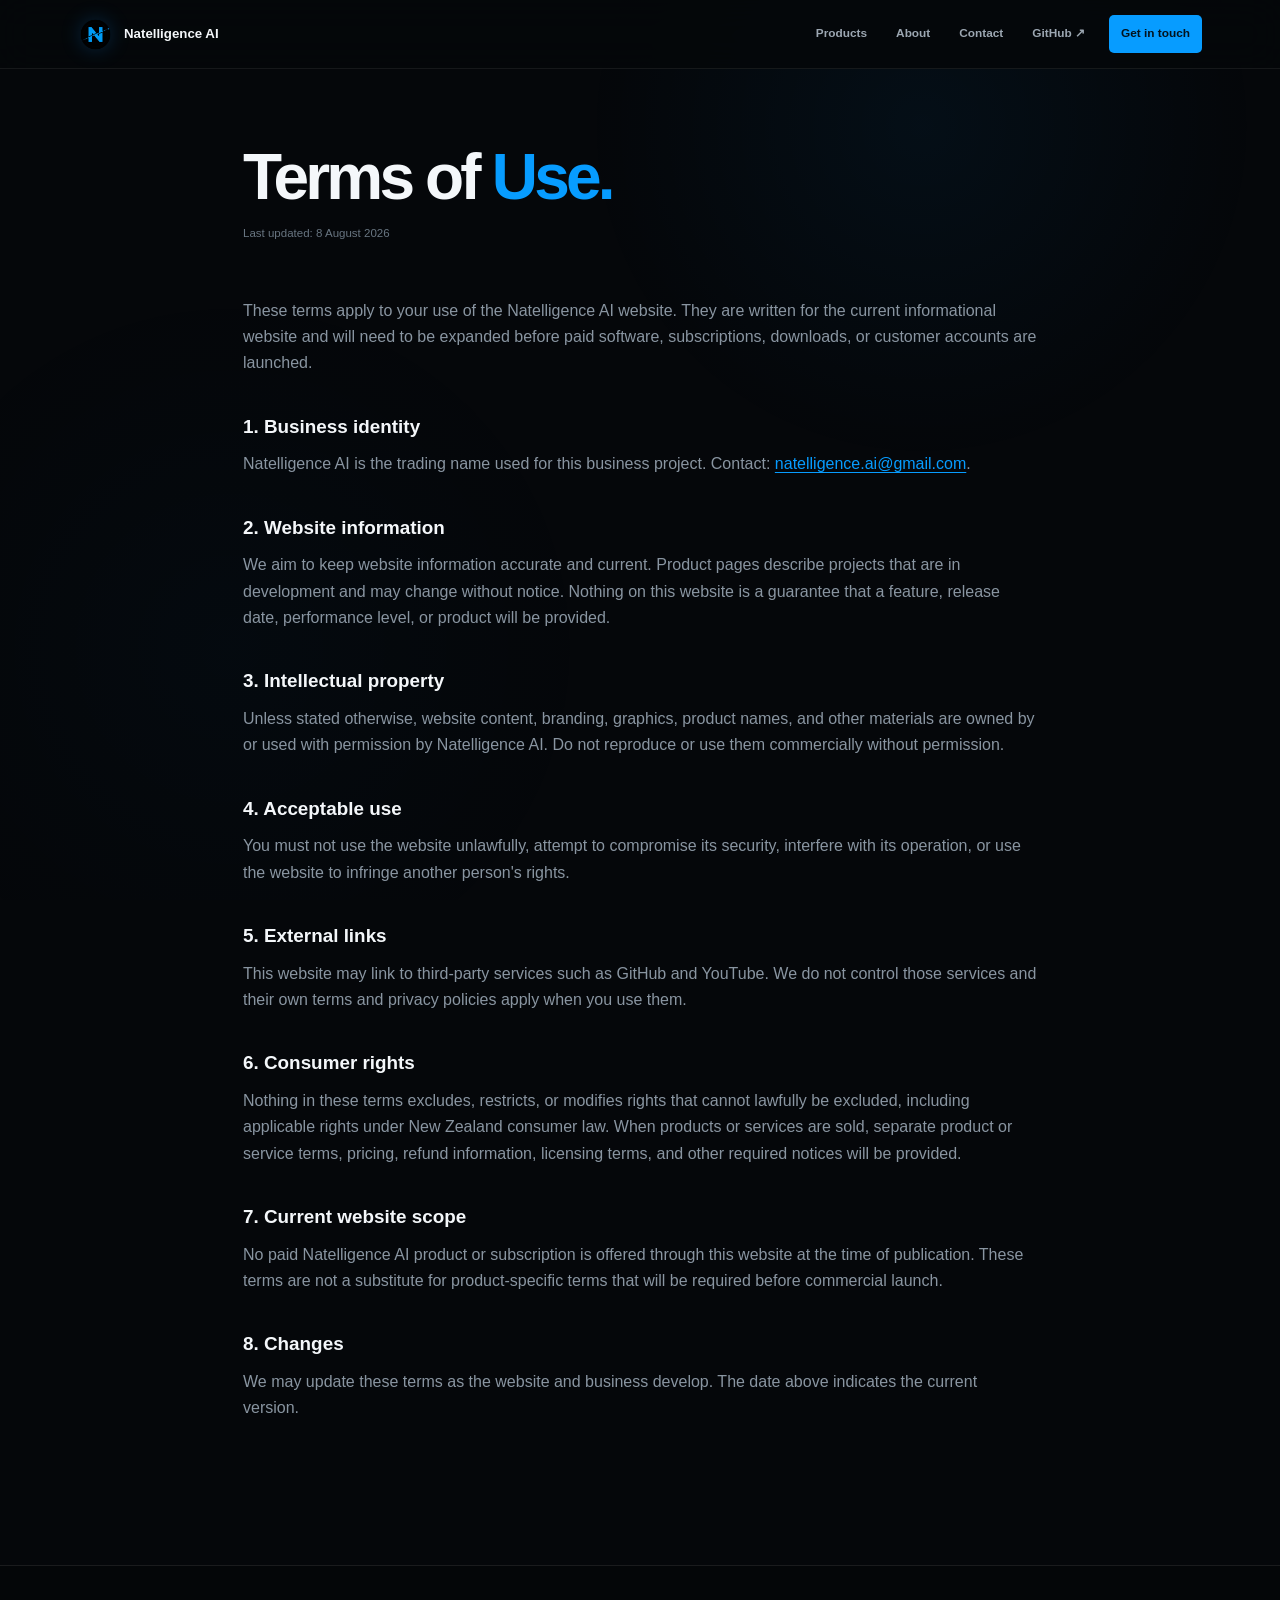
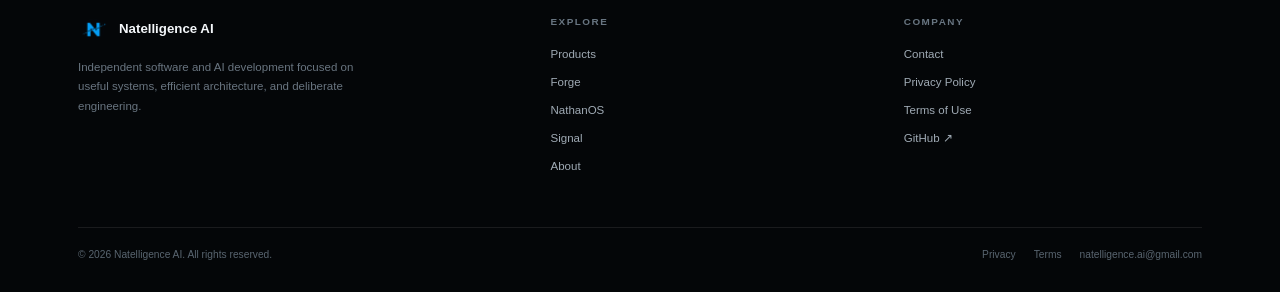
<file: terms.html>
<!doctype html>
<html lang="en-NZ">
<head>
<meta charset="utf-8">
<meta name="viewport" content="width=device-width, initial-scale=1">
<meta name="description" content="Natelligence AI terms of use.">
<meta name="theme-color" content="#05070a">
<title>Terms of Use | Natelligence AI</title>
<link rel="stylesheet" href="style.css">
<link rel="icon" href="favicon.ico" sizes="any">
<link rel="icon" type="image/png" sizes="64x64" href="assets/favicon.png">
</head>

<body>

<header class="site-header">
<div class="header-inner">

<a class="brand" href="index.html">
<img class="brand-mark" src="assets/logo.png" alt="">
<span>Natelligence AI</span>
</a>

<nav class="nav" aria-label="Primary navigation">
<a href="products.html">Products</a>
<a href="about.html">About</a>
<a href="contact.html">Contact</a>
<a href="https://github.com/Natelligence-AI" target="_blank" rel="noopener">GitHub ↗</a>
<a class="nav-cta" href="contact.html">Get in touch</a>
</nav>

</div>
</header>


<main>

<section class="legal">

<h1>
Terms of <span class="accent">Use.</span>
</h1>

<div class="updated">
Last updated: 8 August 2026
</div>


<p>
These terms apply to your use of the Natelligence AI website. They are written for the current informational website and will need to be expanded before paid software, subscriptions, downloads, or customer accounts are launched.
</p>


<h2>1. Business identity</h2>

<p>
Natelligence AI is the trading name used for this business project. Contact:
<a href="mailto:natelligence.ai@gmail.com">natelligence.ai@gmail.com</a>.
</p>


<h2>2. Website information</h2>

<p>
We aim to keep website information accurate and current. Product pages describe projects that are in development and may change without notice. Nothing on this website is a guarantee that a feature, release date, performance level, or product will be provided.
</p>


<h2>3. Intellectual property</h2>

<p>
Unless stated otherwise, website content, branding, graphics, product names, and other materials are owned by or used with permission by Natelligence AI. Do not reproduce or use them commercially without permission.
</p>


<h2>4. Acceptable use</h2>

<p>
You must not use the website unlawfully, attempt to compromise its security, interfere with its operation, or use the website to infringe another person's rights.
</p>


<h2>5. External links</h2>

<p>
This website may link to third-party services such as GitHub and YouTube. We do not control those services and their own terms and privacy policies apply when you use them.
</p>


<h2>6. Consumer rights</h2>

<p>
Nothing in these terms excludes, restricts, or modifies rights that cannot lawfully be excluded, including applicable rights under New Zealand consumer law. When products or services are sold, separate product or service terms, pricing, refund information, licensing terms, and other required notices will be provided.
</p>


<h2>7. Current website scope</h2>

<p>
No paid Natelligence AI product or subscription is offered through this website at the time of publication. These terms are not a substitute for product-specific terms that will be required before commercial launch.
</p>


<h2>8. Changes</h2>

<p>
We may update these terms as the website and business develop. The date above indicates the current version.
</p>

</section>

</main>


<footer class="site-footer">

<div class="footer-inner">

<div class="footer-main">

<div>

<div class="footer-brand">
<img class="footer-logo" src="assets/logo.png" alt="">
<span>Natelligence AI</span>
</div>

<p class="footer-desc">
Independent software and AI development focused on useful systems, efficient architecture, and deliberate engineering.
</p>

</div>


<div class="footer-col">

<h4>EXPLORE</h4>

<a href="products.html">Products</a>
<a href="forge.html">Forge</a>
<a href="nathanos.html">NathanOS</a>
<a href="signal.html">Signal</a>
<a href="about.html">About</a>

</div>


<div class="footer-col">

<h4>COMPANY</h4>

<a href="contact.html">Contact</a>
<a href="privacy.html">Privacy Policy</a>
<a href="terms.html">Terms of Use</a>
<a href="https://github.com/Natelligence-AI" target="_blank" rel="noopener">GitHub ↗</a>

</div>

</div>


<div class="footer-bottom">

<span>
© 2026 Natelligence AI. All rights reserved.
</span>

<div class="legal-links">

<a href="privacy.html">Privacy</a>
<a href="terms.html">Terms</a>
<a href="contact.html">natelligence.ai@gmail.com</a>

</div>

</div>

</div>

</footer>

</body>
</html>
</file>
<file: style.css>
:root{
--bg:#05070a;
--panel:#0a0e13;
--text:#f4f7fa;
--muted:#8995a1;
--blue:#079cff;
--bright:#22adff;
--line:rgba(255,255,255,.085);
--blue-line:rgba(7,156,255,.30);
--max:1180px
}

*{
box-sizing:border-box;
margin:0;
padding:0
}

html{
scroll-behavior:smooth
}

body{
background:var(--bg);
color:var(--text);
font-family:Inter,ui-sans-serif,-apple-system,BlinkMacSystemFont,"Segoe UI",Arial,sans-serif;
line-height:1.65;
overflow-x:hidden
}

body:before{
content:"";
position:fixed;
inset:0;
pointer-events:none;
z-index:-1;
background:
radial-gradient(circle at 72% 14%,rgba(7,156,255,.055),transparent 28%),
radial-gradient(circle at 18% 72%,rgba(7,156,255,.025),transparent 30%)
}

a{
color:inherit;
text-decoration:none
}

img{
display:block;
max-width:100%
}


/* Header */

.site-header{
position:sticky;
top:0;
z-index:50;
border-bottom:1px solid rgba(255,255,255,.07);
background:rgba(5,7,10,.86);
backdrop-filter:blur(18px)
}

.header-inner{
max-width:var(--max);
margin:auto;
padding:15px 28px;
min-height:68px;
display:flex;
align-items:center;
justify-content:space-between;
gap:30px
}

.brand{
display:flex;
align-items:center;
gap:11px;
font-size:.83rem;
font-weight:780
}

.brand-mark{
width:35px;
height:35px;
object-fit:contain;
filter:drop-shadow(0 0 10px rgba(7,156,255,.22))
}

.nav{
display:flex;
align-items:center;
gap:5px
}

.nav a{
position:relative;
color:#9ca7b2;
font-size:.74rem;
font-weight:650;
padding:9px 12px;
border-radius:5px;
transition:.2s
}

.nav a:after{
content:"";
position:absolute;
left:12px;
right:12px;
bottom:4px;
height:1px;
background:var(--blue);
transform:scaleX(0);
transform-origin:left;
transition:.22s
}

.nav a:hover{
color:var(--text);
background:rgba(255,255,255,.035)
}

.nav a:hover:after{
transform:scaleX(1)
}

.nav .nav-cta{
color:#03131e;
background:var(--blue);
margin-left:7px
}

.nav .nav-cta:hover{
color:#03131e;
background:var(--bright);
transform:translateY(-1px)
}

.nav .nav-cta:after{
display:none
}


/* General */

.container{
max-width:var(--max);
margin:auto;
padding-left:28px;
padding-right:28px
}

.eyebrow{
color:var(--blue);
font-size:.63rem;
font-weight:800;
letter-spacing:.17em;
margin-bottom:19px;
text-transform:uppercase
}

.accent{
color:var(--blue)
}

.lead{
max-width:610px;
color:var(--muted);
font-size:1rem;
line-height:1.85;
margin-bottom:31px
}


/* Buttons */

.actions{
display:flex;
gap:10px;
flex-wrap:wrap
}

.btn{
position:relative;
display:inline-flex;
align-items:center;
justify-content:center;
min-height:45px;
padding:0 18px;
border-radius:5px;
font-size:.73rem;
font-weight:760;
overflow:hidden;
transition:
transform .2s,
border-color .2s,
background .2s
}

.btn:before{
content:"";
position:absolute;
inset:0;
background:
linear-gradient(
110deg,
transparent 30%,
rgba(255,255,255,.18),
transparent 70%
);
transform:translateX(-120%);
transition:transform .55s
}

.btn:hover:before{
transform:translateX(120%)
}

.btn:hover{
transform:translateY(-2px)
}

.btn.primary{
background:var(--blue);
color:#00101a
}

.btn.primary:hover{
background:var(--bright)
}

.btn.secondary{
border:1px solid var(--line);
background:rgba(255,255,255,.015)
}

.btn.secondary:hover{
border-color:var(--blue-line);
background:rgba(7,156,255,.045)
}


/* Hero */

.hero{
min-height:760px;
display:grid;
grid-template-columns:1.02fr .98fr;
align-items:center;
gap:55px;
padding-top:80px;
padding-bottom:105px
}

.hero h1{
font-size:clamp(3.4rem,6.9vw,6.5rem);
line-height:.98;
letter-spacing:-.068em;
margin-bottom:30px
}

.hero h1 span,
.accent{
color:var(--blue)
}


/* Hero visual */

.visual{
height:500px;
display:grid;
place-items:center;
position:relative
}

.logo-wrap{
position:relative;
width:min(390px,78%);
aspect-ratio:1;
display:grid;
place-items:center
}

.logo{
width:82%;
height:82%;
object-fit:contain;
position:relative;
z-index:4;
filter:drop-shadow(0 0 26px rgba(7,156,255,.16));
animation:float 6s ease-in-out infinite
}

.logo-glow{
position:absolute;
width:62%;
height:62%;
border-radius:50%;
background:
radial-gradient(
circle,
rgba(7,156,255,.19),
rgba(7,156,255,.045) 44%,
transparent 72%
);
filter:blur(18px)
}

.ring{
position:absolute;
border:1px solid rgba(7,156,255,.18);
border-radius:50%
}

.ring.one{
inset:0
}

.ring.two{
inset:12%;
border-color:rgba(7,156,255,.09)
}

.ring.three{
inset:25%;
border-color:rgba(7,156,255,.06)
}

.orbit{
position:absolute;
width:7px;
height:7px;
border-radius:50%;
background:var(--blue);
box-shadow:0 0 16px rgba(7,156,255,.8);
z-index:5
}

.orbit.one{
top:10%;
right:14%
}

.orbit.two{
bottom:17%;
left:12%;
width:4px;
height:4px;
opacity:.65
}

@keyframes float{
0%,100%{
transform:translateY(0)
}
50%{
transform:translateY(-8px)
}
}


/* Divider */

.rule{
height:1px;
background:var(--line);
max-width:var(--max);
margin:auto
}


/* Sections */

.section{
padding-top:125px;
padding-bottom:125px
}

.section-head{
max-width:760px;
margin-bottom:55px
}

.section h2{
font-size:clamp(2.6rem,5vw,5rem);
line-height:1.04;
letter-spacing:-.058em
}

.section h2 span{
white-space:nowrap
}


/* Homepage product list */

.home-products{
display:flex;
flex-direction:column;
border-top:1px solid var(--line)
}

.home-product{
display:grid;
grid-template-columns:70px 1fr 45px;
align-items:center;
gap:28px;
min-height:185px;
padding:32px 10px;
border-bottom:1px solid var(--line);
transition:.25s
}

.home-product:hover{
padding-left:20px;
padding-right:0;
background:rgba(7,156,255,.025)
}

.home-product-number{
color:var(--blue);
font-size:.65rem;
font-weight:800;
letter-spacing:.14em;
align-self:start;
padding-top:6px
}

.home-product-main{
min-width:0
}

.home-product-top{
display:flex;
align-items:center;
gap:20px;
margin-bottom:12px
}

.home-product h3{
font-size:clamp(2rem,3.5vw,3rem);
line-height:1;
letter-spacing:-.055em
}

.home-product p{
color:var(--muted);
max-width:720px;
font-size:.9rem;
line-height:1.75
}

.home-product-arrow{
color:var(--blue);
font-size:1.4rem;
text-align:right;
transition:.2s
}

.home-product:hover .home-product-arrow{
transform:translateX(5px)
}

.product-overview-link{
margin-top:35px
}


/* Product directory */

.product-directory{
padding-top:35px
}

.product-entry{
display:grid;
grid-template-columns:180px 1fr;
gap:55px;
padding:65px 0;
border-top:1px solid var(--line)
}

.product-entry:last-child{
border-bottom:1px solid var(--line)
}

.product-meta{
display:flex;
flex-direction:column;
gap:10px
}

.product-meta .number{
font-size:.68rem
}

.product-content{
max-width:850px
}

.product-heading{
display:flex;
align-items:baseline;
justify-content:space-between;
gap:30px;
margin-bottom:24px
}

.product-heading h2{
font-size:clamp(3rem,5vw,5.2rem);
line-height:1;
letter-spacing:-.06em
}

.product-label{
color:#687581;
font-size:.65rem;
font-weight:750;
letter-spacing:.12em;
text-transform:uppercase;
white-space:nowrap
}

.product-content>p{
color:var(--muted);
font-size:1rem;
line-height:1.85;
max-width:760px;
margin-bottom:18px
}

.product-actions{
margin-top:30px
}

.product-note{
color:#687581;
font-size:.7rem;
font-weight:650
}


/* Split content */

.split{
border-top:1px solid var(--line);
display:grid;
grid-template-columns:.58fr 1.42fr;
gap:80px;
padding-top:95px
}

.prose{
max-width:760px
}

.prose h2{
margin-bottom:28px
}

.prose p{
color:var(--muted);
font-size:1rem;
line-height:1.85;
margin-bottom:20px
}


/* Page hero */

.page-hero{
padding-top:100px;
padding-bottom:70px
}

.page-hero h1{
font-size:clamp(3.1rem,6.2vw,6rem);
line-height:1.02;
letter-spacing:-.065em;
max-width:950px;
margin-bottom:26px
}


/* Build section */

.build{
border-top:1px solid var(--line);
max-width:var(--max);
margin:auto;
padding:120px 28px 140px
}

.build h2{
font-size:clamp(3rem,6vw,6rem);
line-height:1.02;
letter-spacing:-.065em;
margin-bottom:25px
}

.build p{
color:var(--muted);
max-width:590px;
margin-bottom:30px
}


/* Legal */

.legal{
max-width:850px;
margin:auto;
padding:75px 28px 130px
}

.legal h1{
font-size:clamp(2.9rem,5vw,5rem);
line-height:1.04;
letter-spacing:-.06em;
margin-bottom:13px
}

.legal .updated{
color:#687581;
font-size:.72rem;
margin-bottom:55px
}

.legal h2{
font-size:1.18rem;
line-height:1.3;
margin:38px 0 12px
}

.legal p,
.legal li{
color:var(--muted);
margin-bottom:13px
}

.legal ul{
padding-left:22px
}

.legal a{
color:var(--blue);
text-decoration:underline;
text-underline-offset:3px
}


/* Contact */

.contact-box{
border:1px solid var(--line);
background:var(--panel);
border-radius:7px;
padding:27px;
margin-top:25px
}

.contact-row{
display:flex;
justify-content:space-between;
gap:20px;
padding:13px 0;
border-bottom:1px solid var(--line);
font-size:.82rem
}

.contact-row:last-child{
border-bottom:0
}

.contact-row span:first-child{
color:#687581
}

.contact-row span:last-child{
text-align:right
}


/* Footer */

.site-footer{
border-top:1px solid var(--line);
background:#040608
}

.footer-inner{
max-width:var(--max);
margin:auto;
padding:48px 28px 28px
}

.footer-main{
display:grid;
grid-template-columns:1.4fr 1fr 1fr;
gap:55px;
padding-bottom:42px
}

.footer-brand{
display:flex;
align-items:center;
gap:10px;
font-size:.83rem;
font-weight:780;
margin-bottom:13px
}

.footer-logo{
width:31px;
height:31px;
object-fit:contain;
mix-blend-mode:screen
}

.footer-desc{
color:#697580;
font-size:.72rem;
line-height:1.7;
max-width:300px
}

.footer-col h4{
font-size:.62rem;
letter-spacing:.15em;
color:#687581;
margin-bottom:15px
}

.footer-col a{
display:block;
color:#a0abb5;
font-size:.72rem;
margin:9px 0;
transition:.18s
}

.footer-col a:hover{
color:var(--blue);
transform:translateX(2px)
}

.footer-bottom{
border-top:1px solid var(--line);
padding-top:19px;
display:flex;
justify-content:space-between;
gap:20px;
color:#596570;
font-size:.64rem
}

.legal-links{
display:flex;
gap:18px
}

.footer-bottom a:hover{
color:#aeb8c1
}


/* Tablet / mobile */

@media(max-width:820px){

.header-inner{
padding:13px 20px
}

.nav{
gap:1px
}

.nav a{
padding:8px
}

.nav a:nth-child(2){
display:none
}

.nav .nav-cta{
margin-left:2px
}

.container{
padding-left:20px;
padding-right:20px
}

.hero{
grid-template-columns:1fr;
gap:20px;
padding-top:55px;
padding-bottom:85px;
min-height:auto
}

.hero h1{
font-size:clamp(3.25rem,14vw,5rem)
}

.visual{
height:390px
}

.logo-wrap{
width:min(350px,84%)
}

.section{
padding-top:90px;
padding-bottom:90px
}

.split{
grid-template-columns:1fr;
gap:30px;
padding-top:65px
}

.page-hero{
padding-top:70px;
padding-bottom:45px
}

.page-hero h1{
font-size:clamp(3rem,14vw,5rem)
}

.build{
padding:90px 20px 105px
}

.legal{
padding:55px 20px 100px
}


/* Mobile homepage products */

.home-product{
grid-template-columns:45px 1fr 25px;
gap:18px;
padding:28px 5px
}

.home-product:hover{
padding-left:12px
}

.home-product-top{
align-items:flex-start;
flex-direction:column;
gap:8px
}

.home-product h3{
font-size:2.2rem
}

.home-product p{
font-size:.84rem
}


/* Mobile product directory */

.product-entry{
grid-template-columns:1fr;
gap:25px;
padding:55px 0
}

.product-meta{
flex-direction:row;
justify-content:space-between
}

.product-heading{
align-items:flex-start;
flex-direction:column;
gap:10px
}

.product-heading h2{
font-size:clamp(3rem,12vw,4.5rem)
}

.product-label{
white-space:normal
}


/* Footer */

.footer-inner{
padding:40px 20px 22px
}

.footer-main{
grid-template-columns:1fr 1fr;
gap:35px
}

.footer-main>div:first-child{
grid-column:1/-1
}

.footer-bottom{
flex-direction:column
}

}


@media(max-width:480px){

.brand span{
display:none
}

.nav a:nth-child(3){
display:none
}

.nav .nav-cta{
font-size:.68rem
}

.footer-main{
grid-template-columns:1fr
}

.footer-main>div:first-child{
grid-column:auto
}

.footer-bottom .legal-links{
flex-wrap:wrap;
gap:12px
}

.home-product{
grid-template-columns:35px 1fr 20px;
gap:12px
}

.home-product-number{
font-size:.58rem
}

.home-product-arrow{
font-size:1.1rem
}

}
</file>
